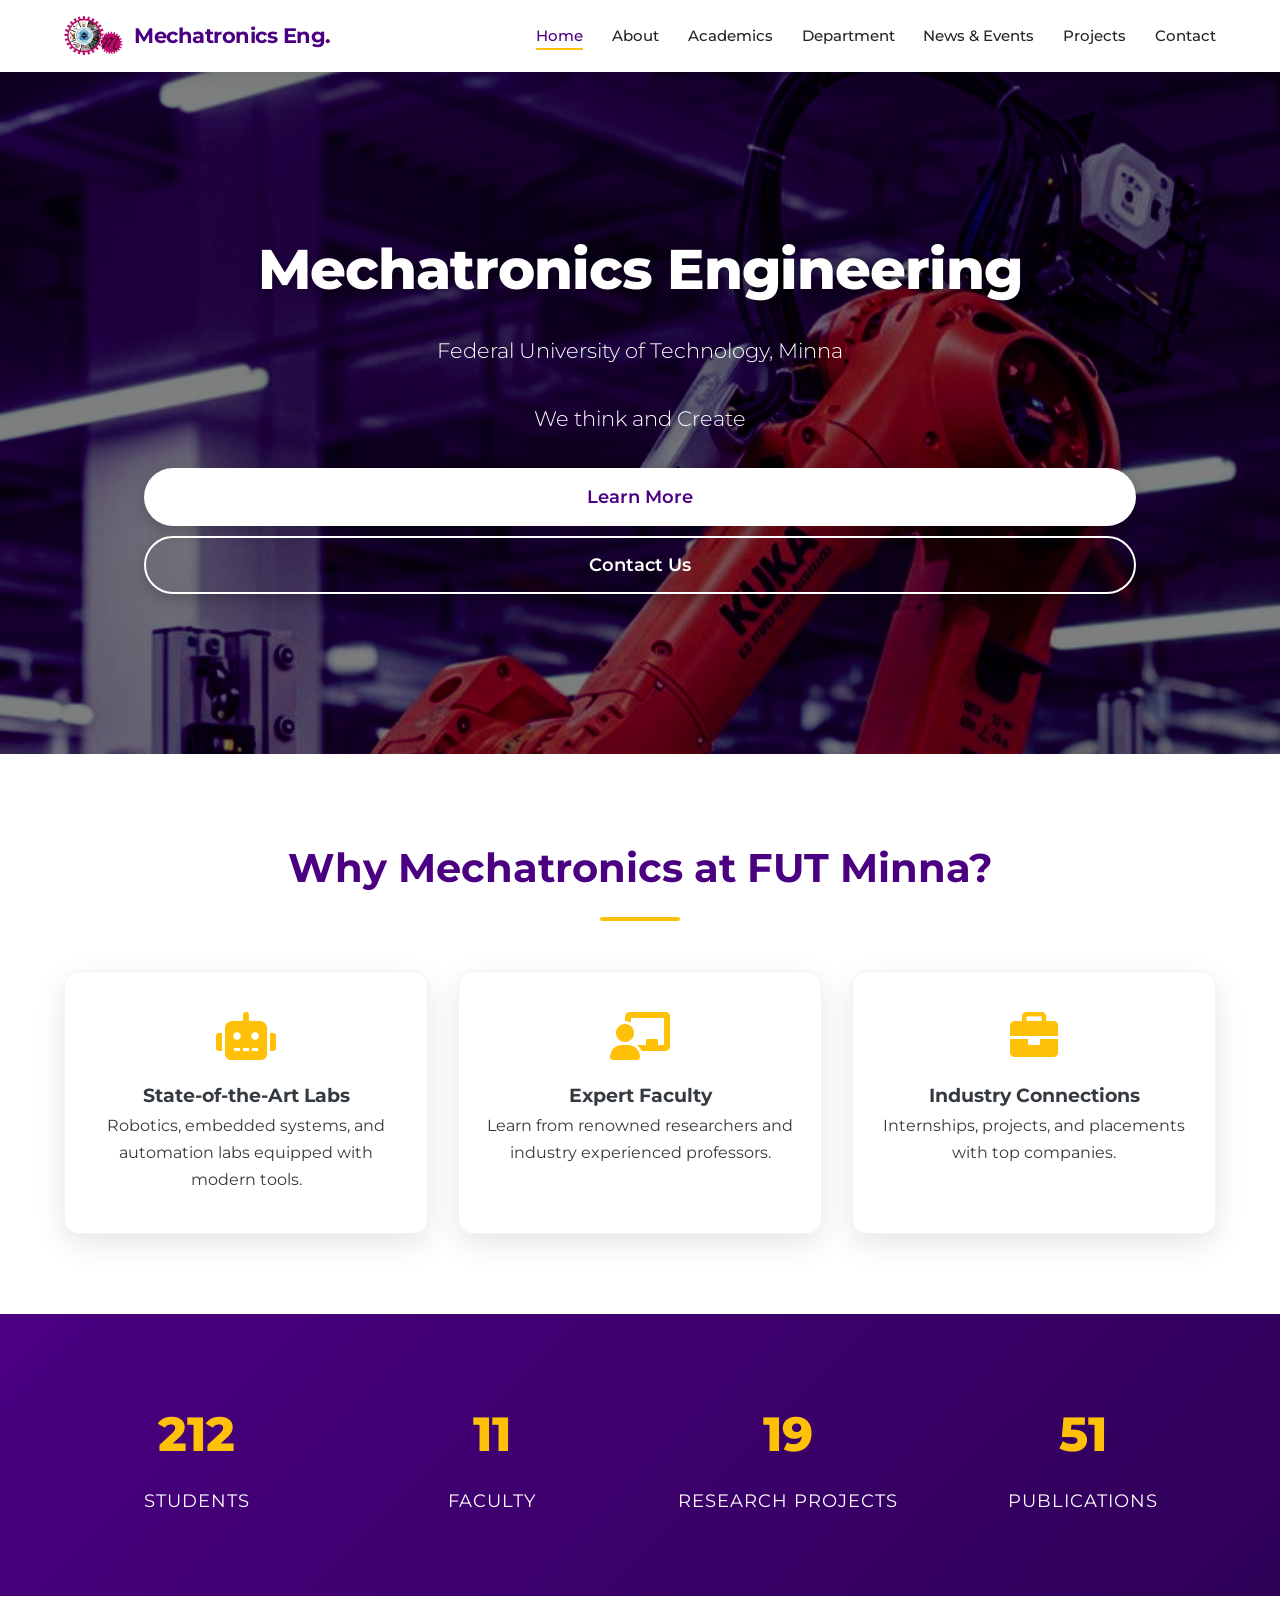
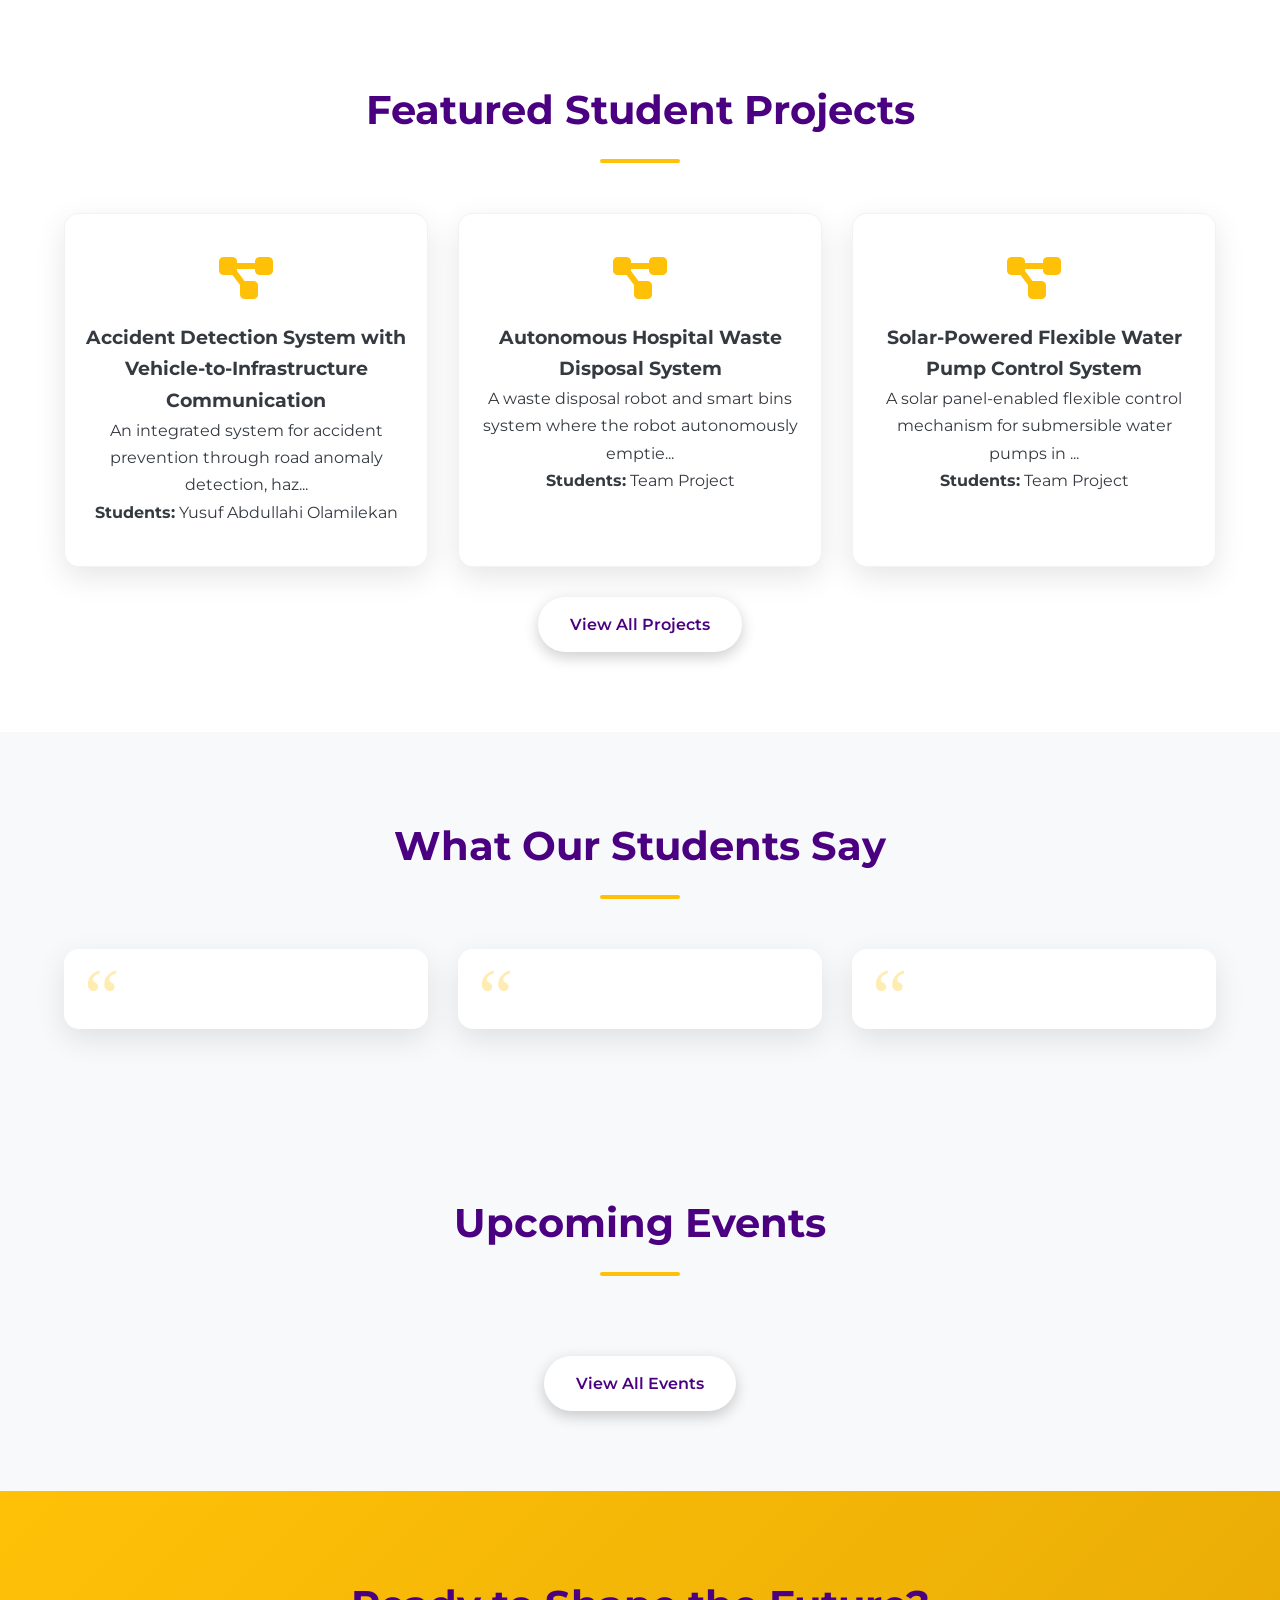
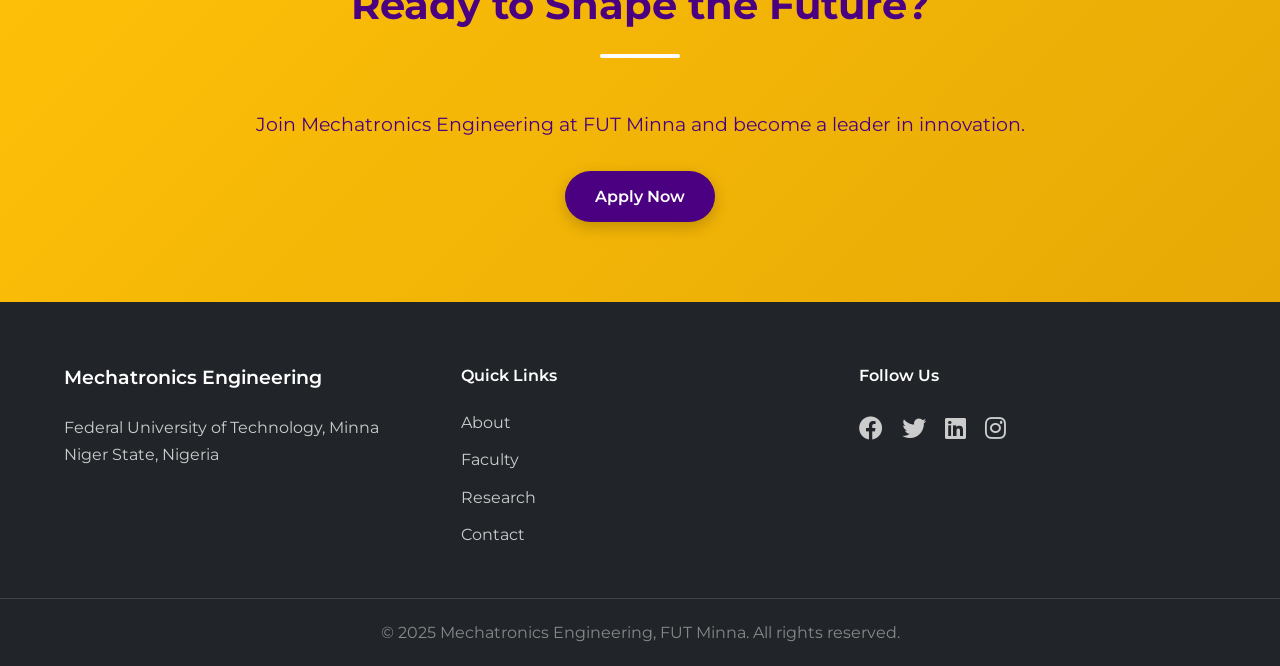
<file: index.html>
<!DOCTYPE html>
<html lang="en">
<head>
    <meta charset="UTF-8">
    <meta name="viewport" content="width=device-width, initial-scale=1.0">
    <title>Home - Mechatronics Engineering, FUT Minna</title>
    <!-- Favicon -->
    <link rel="icon" type="image/x-icon" href="favicon.ico">
    <link rel="icon" type="image/png" sizes="32x32" href="favicon-32x32.png">
    <link rel="icon" type="image/png" sizes="16x16" href="favicon-16x16.png">
    <!-- AOS CSS -->
    <link href="https://unpkg.com/aos@2.3.1/dist/aos.css" rel="stylesheet">
    <!-- Font Awesome -->
    <link rel="stylesheet" href="https://cdnjs.cloudflare.com/ajax/libs/font-awesome/6.0.0-beta3/css/all.min.css">
    <!-- Custom CSS -->
    <link rel="stylesheet" href="css/style.css">
</head>
<body>
    <!-- Navigation -->
    <nav class="navbar">
        <div class="container nav-container">
            <a href="index.html" class="logo">
                <img src="Mechatronics gear logo.png" alt="Mechatronics Logo">
                <span>Mechatronics Eng.</span>
            </a>
            <ul class="nav-menu" id="nav-menu">
                <li><a href="index.html" class="active">Home</a></li>
                <li><a href="about.html" >About</a></li>
                <li><a href="academics.html" >Academics</a></li>
                <li><a href="faculty.html" >Department</a></li>
                <!--<li><a href="research.html">Research</a></li>-->
                <li><a href="news-events.html" >News & Events</a></li>
                <!--<li><a href="student-resources.html">Student Resources</a></li>-->
                <li><a href="projects.html">Projects</a></li>
                <!--<li><a href="alumni.html">Alumni</a></li>-->
                <li><a href="contact.html" >Contact</a></li>
            </ul>
            <div class="hamburger" id="hamburger">
                <span class="bar"></span>
                <span class="bar"></span>
                <span class="bar"></span>
            </div>
        </div>
    </nav>

    <!-- Hero Section -->
    <header class="hero">
        <div class="hero-content">
            <h1>Mechatronics Engineering</h1>
            <p>Federal University of Technology, Minna</p>
            <p>We think and Create</p>
            <a href="about.html" class="btn">Learn More</a>
            <a href="contact.html" class="btn btn-outline">Contact Us</a>
        </div>
    </header>

    <!-- Highlights Section -->
    <section class="highlights">
        <div class="container">
            <h2 data-aos="fade-up">Why Mechatronics at FUT Minna?</h2>
            <div class="card-grid">
                <div class="card" data-aos="fade-up" data-aos-delay="100">
                    <i class="fas fa-robot fa-3x" style="color: var(--secondary);"></i>
                    <h3>State-of-the-Art Labs</h3>
                    <p>Robotics, embedded systems, and automation labs equipped with modern tools.</p>
                </div>
                <div class="card" data-aos="fade-up" data-aos-delay="200">
                    <i class="fas fa-chalkboard-teacher fa-3x" style="color: var(--secondary);"></i>
                    <h3>Expert Faculty</h3>
                    <p>Learn from renowned researchers and industry experienced professors.</p>
                </div>
                <div class="card" data-aos="fade-up" data-aos-delay="300">
                    <i class="fas fa-briefcase fa-3x" style="color: var(--secondary);"></i>
                    <h3>Industry Connections</h3>
                    <p>Internships, projects, and placements with top companies.</p>
                </div>
            </div>
        </div>
    </section>

    <!-- Stats Section (New) -->
    <section class="stats-section">
        <div class="container">
            <div class="stats-grid">
                <div class="stat-item" data-aos="zoom-in">
                    <div class="stat-number" id="statStudents">0</div>
                    <div class="stat-label">Students</div>
                </div>
                <div class="stat-item" data-aos="zoom-in" data-aos-delay="100">
                    <div class="stat-number" id="statFaculty">0</div>
                    <div class="stat-label">Faculty</div>
                </div>
                <div class="stat-item" data-aos="zoom-in" data-aos-delay="200">
                    <div class="stat-number" id="statProjects">0</div>
                    <div class="stat-label">Research Projects</div>
                </div>
                <div class="stat-item" data-aos="zoom-in" data-aos-delay="300">
                    <div class="stat-number" id="statPublications">0</div>
                    <div class="stat-label">Publications</div>
                </div>
            </div>
        </div>
    </section>

    <!-- Featured Projects (New) -->
    <section class="featured-projects">
        <div class="container">
            <h2 data-aos="fade-up">Featured Student Projects</h2>
            <div id="featured-projects-grid" class="card-grid">
                <!-- Populated by JavaScript -->
            </div>
            <div style="text-align: center; margin-top: 30px;" data-aos="fade-up">
                <a href="projects.html" class="btn">View All Projects</a>
            </div>
        </div>
    </section>

    <!-- Testimonials (New) -->
    <section class="testimonials-section">
        <div class="container">
            <h2 data-aos="fade-up">What Our Students Say</h2>
            <div class="testimonial-grid">
                <div class="testimonial-card" data-aos="fade-up" data-aos-delay="100">
                    <div class="testimonial-content">
                        
                    </div>
                    <div class="testimonial-author"> </div>
                    <div class="testimonial-role">  </div>
                </div>
                <div class="testimonial-card" data-aos="fade-up" data-aos-delay="200">
                    <div class="testimonial-content">
                        
                    </div>
                    <div class="testimonial-author"> </div>
                    <div class="testimonial-role"></div>
                </div>
                <div class="testimonial-card" data-aos="fade-up" data-aos-delay="300">
                    <div class="testimonial-content">
                        
                    </div>
                    <div class="testimonial-author"> </div>
                    <div class="testimonial-role"> </div>
                </div>
            </div>
        </div>
    </section>

    <!-- Upcoming Events -->
    <section class="events-preview">
        <div class="container">
            <h2 data-aos="fade-up">Upcoming Events</h2>
            <div id="upcoming-events-list" class="event-list" data-aos="fade-up">
                <!-- Populated by JavaScript -->
            </div>
            <div style="text-align: center;" data-aos="fade-up">
                <a href="news-events.html" class="btn">View All Events</a>
            </div>
        </div>
    </section>

    <!-- Call to Action (New) -->
    <section class="cta-section">
        <div class="container">
            <h2 data-aos="fade-up">Ready to Shape the Future?</h2>
            <p data-aos="fade-up" data-aos-delay="100" style="font-size: 1.2rem; margin-bottom: 30px;">Join Mechatronics Engineering at FUT Minna and become a leader in innovation.</p>
            <a href="contact.html" class="btn" data-aos="fade-up" data-aos-delay="200">Apply Now</a>
        </div>
    </section>

    <!-- Footer -->
    <footer>
        <div class="container footer-grid">
            <div>
                <h3>Mechatronics Engineering</h3>
                <p>Federal University of Technology, Minna<br>Niger State, Nigeria</p>
            </div>
            <div>
                <h4>Quick Links</h4>
                <ul>
                    <li><a href="about.html">About</a></li>
                    <li><a href="faculty.html">Faculty</a></li>
                    <li><a href="research.html">Research</a></li>
                    <li><a href="contact.html">Contact</a></li>
                </ul>
            </div>
            <div>
                <h4>Follow Us</h4>
                <div class="social-icons">
                    <a href="https://www.facebook.com/profile.php?id=61582289944293"><i class="fab fa-facebook"></i></a>
                    <a href="https://x.com/namtesfutminna?s=21"><i class="fab fa-twitter"></i></a>
                    <a href="https://www.linkedin.com/company/namtes-fut-minna-chapter/"><i class="fab fa-linkedin"></i></a>
                    <a href="https://www.instagram.com/futmx.mce?igsh=MXJteGJxa3V1cXNjdA%3D%3D&utm_source=q"><i class="fab fa-instagram"></i></a>
                </div>
            </div>
        </div>
        <div class="copyright">
            <p>&copy; 2025 Mechatronics Engineering, FUT Minna. All rights reserved.</p>
        </div>
    </footer>

    <!-- Back to Top Button -->
    <button id="back-to-top" title="Back to Top"><i class="fas fa-arrow-up"></i></button>

    <!-- AOS JS -->
    <script src="https://unpkg.com/aos@2.3.1/dist/aos.js"></script>
    <!-- Custom JS -->
    <script src="js/script.js"></script>
</body>
</html>
</file>
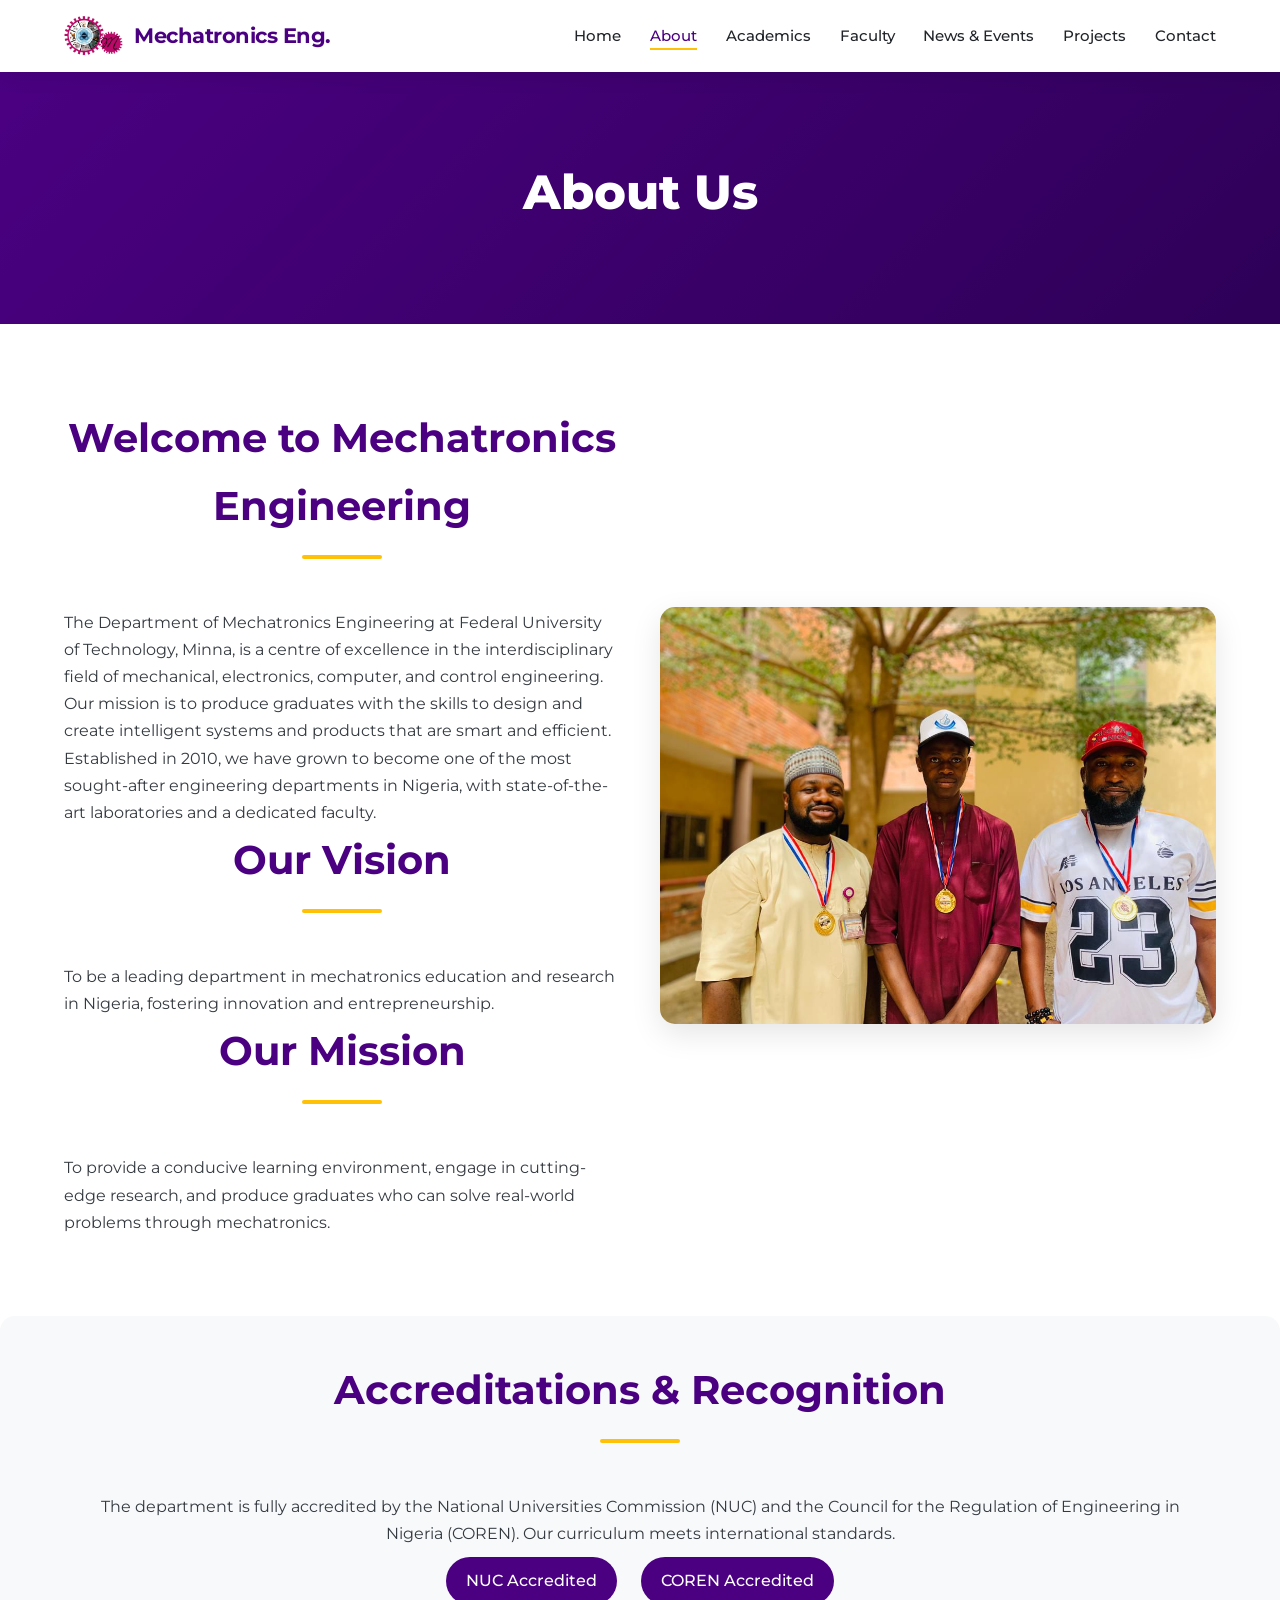
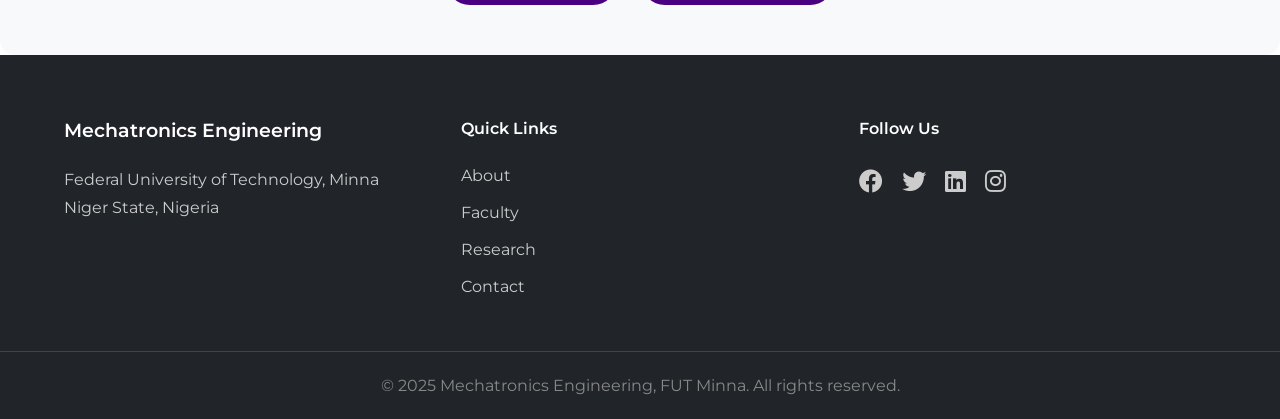
<file: about.html>
<!DOCTYPE html>
<html lang="en">
<head>
    <meta charset="UTF-8">
    <meta name="viewport" content="width=device-width, initial-scale=1.0">
    <title>About - Mechatronics Engineering, FUT Minna</title>
    <!-- Favicon -->
    <link rel="icon" type="image/x-icon" href="favicon.ico">
    <link rel="icon" type="image/png" sizes="32x32" href="favicon-32x32.png">
    <link rel="icon" type="image/png" sizes="16x16" href="favicon-16x16.png">
    <!-- AOS CSS -->
    <link href="https://unpkg.com/aos@2.3.1/dist/aos.css" rel="stylesheet">
    <!-- Font Awesome -->
    <link rel="stylesheet" href="https://cdnjs.cloudflare.com/ajax/libs/font-awesome/6.0.0-beta3/css/all.min.css">
    <!-- Custom CSS -->
    <link rel="stylesheet" href="css/style.css">
</head>
<body>
    <!-- Navigation -->
    <nav class="navbar">
        <div class="container nav-container">
            <a href="index.html" class="logo">
                <img src="Mechatronics gear logo.png" alt="Mechatronics Logo">
                <span>Mechatronics Eng.</span>
            </a>
            <ul class="nav-menu" id="nav-menu">
                <li><a href="index.html" >Home</a></li>
                <li><a href="about.html" class="active">About</a></li>
                <li><a href="academics.html">Academics</a></li>
                <li><a href="faculty.html">Faculty</a></li>
                <!--<li><a href="research.html">Research</a></li>-->
                <li><a href="news-events.html">News & Events</a></li>
                <!--<li><a href="student-resources.html">Student Resources</a></li>-->
                <li><a href="projects.html">Projects</a></li>
                <!--<li><a href="alumni.html">Alumni</a></li>-->
                <li><a href="contact.html">Contact</a></li>
            </ul>
            <div class="hamburger" id="hamburger">
                <span class="bar"></span>
                <span class="bar"></span>
                <span class="bar"></span>
            </div>
        </div>
    </nav>

    <!-- Page Header -->
    <section class="page-header">
        <div class="container">
            <h1 data-aos="fade-up">About Us</h1>
        </div>
    </section>

    <!-- About Content -->
    <section class="about-content">
        <div class="container">
            <div class="about-grid">
                <div data-aos="fade-right">
                    <h2>Welcome to Mechatronics Engineering</h2>
                    <p>The Department of Mechatronics Engineering at Federal University of Technology, Minna, is a centre of excellence in the interdisciplinary field of mechanical, electronics, computer, and control engineering. Our mission is to produce graduates with the skills to design and create intelligent systems and products that are smart and efficient.</p>
                    <p>Established in 2010, we have grown to become one of the most sought-after engineering departments in Nigeria, with state-of-the-art laboratories and a dedicated faculty.</p>
                    <h2>Our Vision</h2>
                    <p>To be a leading department in mechatronics education and research in Nigeria, fostering innovation and entrepreneurship.</p>
                    <h2>Our Mission</h2>
                    <p>To provide a conducive learning environment, engage in cutting-edge research, and produce graduates who can solve real-world problems through mechatronics.</p>
                </div>
                <div data-aos="fade-left">
                    <img src="images/WhatsApp Image 2026-03-27 at 16.09.15 (1).jpeg" alt="Our Team" style="width:100%; border-radius:15px; box-shadow: var(--shadow);">
                </div>
            </div>
        </div>
    </section>

    <!-- Accreditation Section -->
    <section class="accreditation">
        <div class="container">
            <h2 data-aos="fade-up">Accreditations & Recognition</h2>
            <p data-aos="fade-up" data-aos-delay="100">The department is fully accredited by the National Universities Commission (NUC) and the Council for the Regulation of Engineering in Nigeria (COREN). Our curriculum meets international standards.</p>
            <div class="accred-badges" data-aos="fade-up" data-aos-delay="200">
                <span>NUC Accredited</span>
                <span>COREN Accredited</span>
            </div>
        </div>
    </section>

    <!-- Footer -->
    <footer>
        <div class="container footer-grid">
            <div>
                <h3>Mechatronics Engineering</h3>
                <p>Federal University of Technology, Minna<br>Niger State, Nigeria</p>
            </div>
            <div>
                <h4>Quick Links</h4>
                <ul>
                    <li><a href="about.html">About</a></li>
                    <li><a href="faculty.html">Faculty</a></li>
                    <li><a href="research.html">Research</a></li>
                    <li><a href="contact.html">Contact</a></li>
                </ul>
            </div>
            <div>
                <h4>Follow Us</h4>
                <div class="social-icons">
                    <a href="https://www.facebook.com/profile.php?id=61582289944293"><i class="fab fa-facebook"></i></a>
                    <a href="https://x.com/namtesfutminna?s=21"><i class="fab fa-twitter"></i></a>
                    <a href="https://www.linkedin.com/company/namtes-fut-minna-chapter/"><i class="fab fa-linkedin"></i></a>
                    <a href="https://www.instagram.com/futmx.mce?igsh=MXJteGJxa3V1cXNjdA%3D%3D&utm_source=q"><i class="fab fa-instagram"></i></a>
                </div>
            </div>
        </div>
        <div class="copyright">
            <p>&copy; 2025 Mechatronics Engineering, FUT Minna. All rights reserved.</p>
        </div>
    </footer>

    <!-- Back to Top Button -->
    <button id="back-to-top" title="Back to Top"><i class="fas fa-arrow-up"></i></button>

    <!-- AOS JS -->
    <script src="https://unpkg.com/aos@2.3.1/dist/aos.js"></script>
    <!-- Custom JS -->
    <script src="js/script.js"></script>
</body>
</html>
</file>
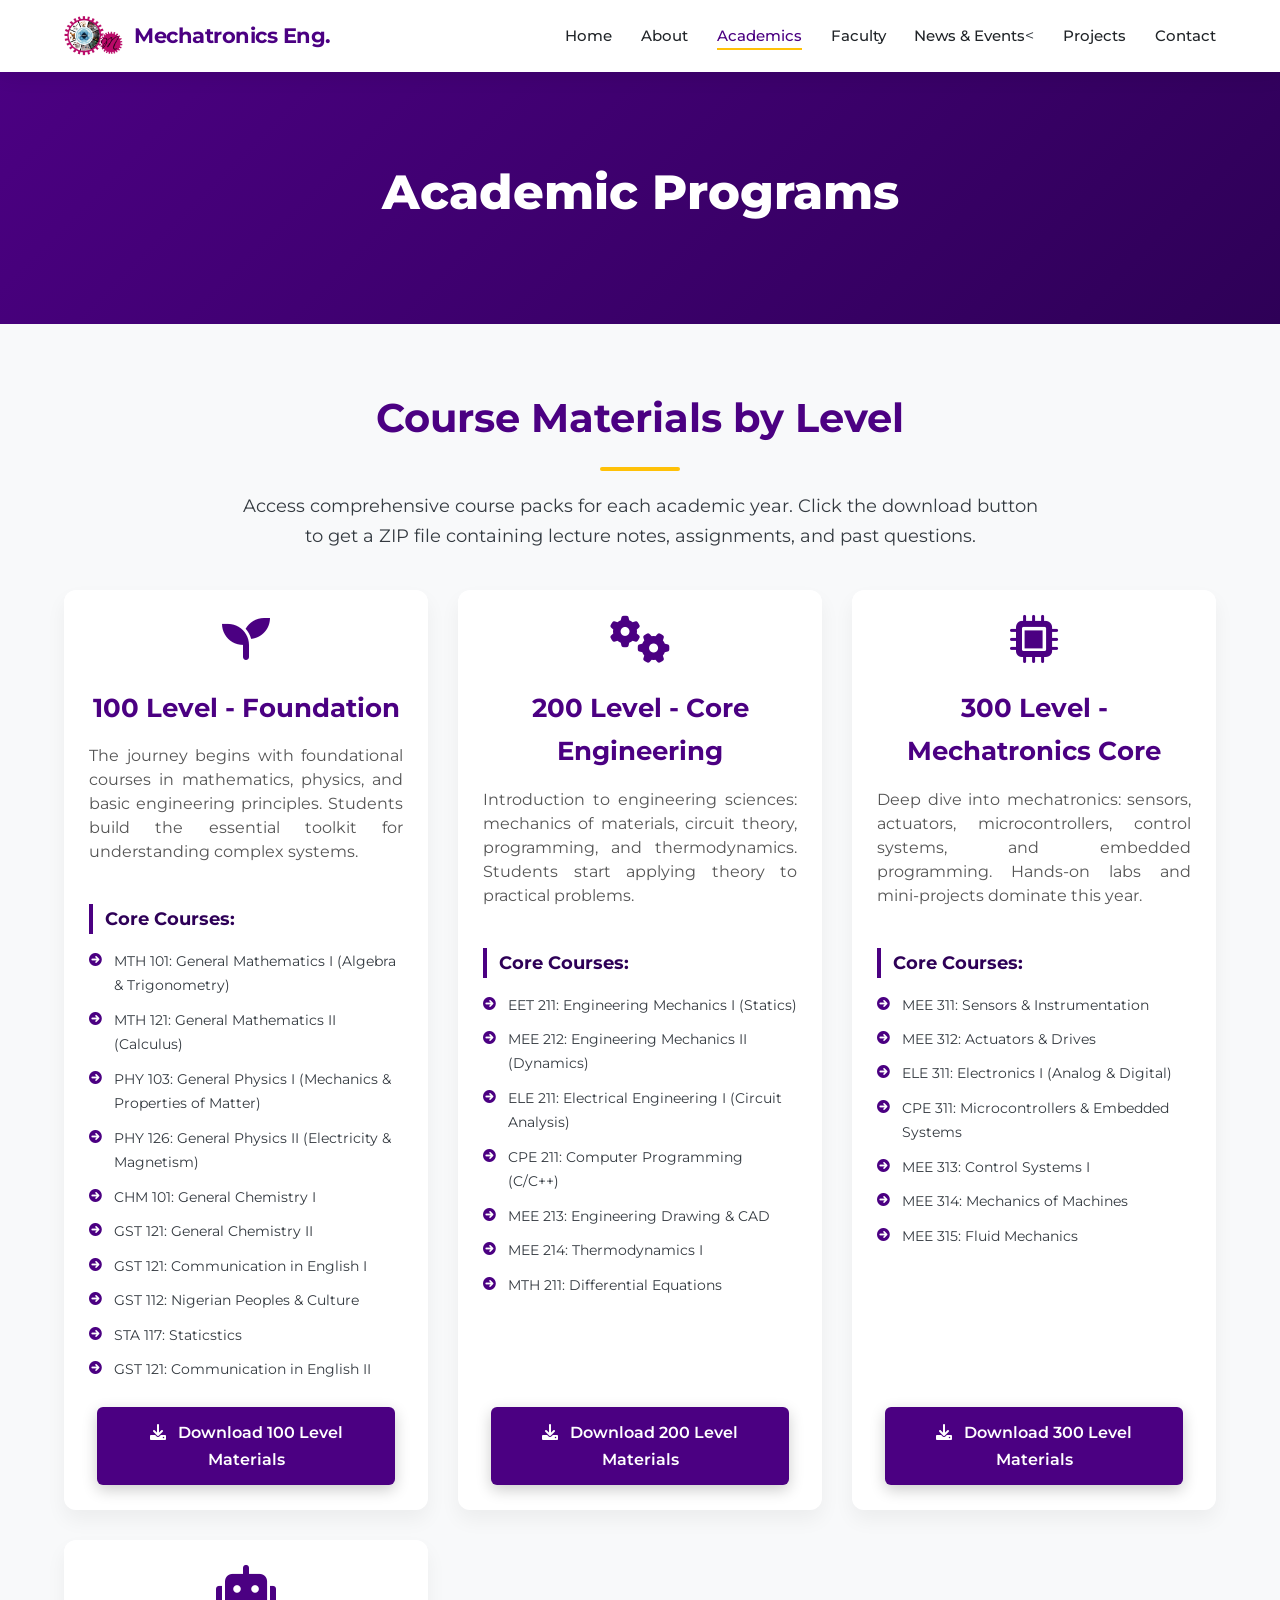
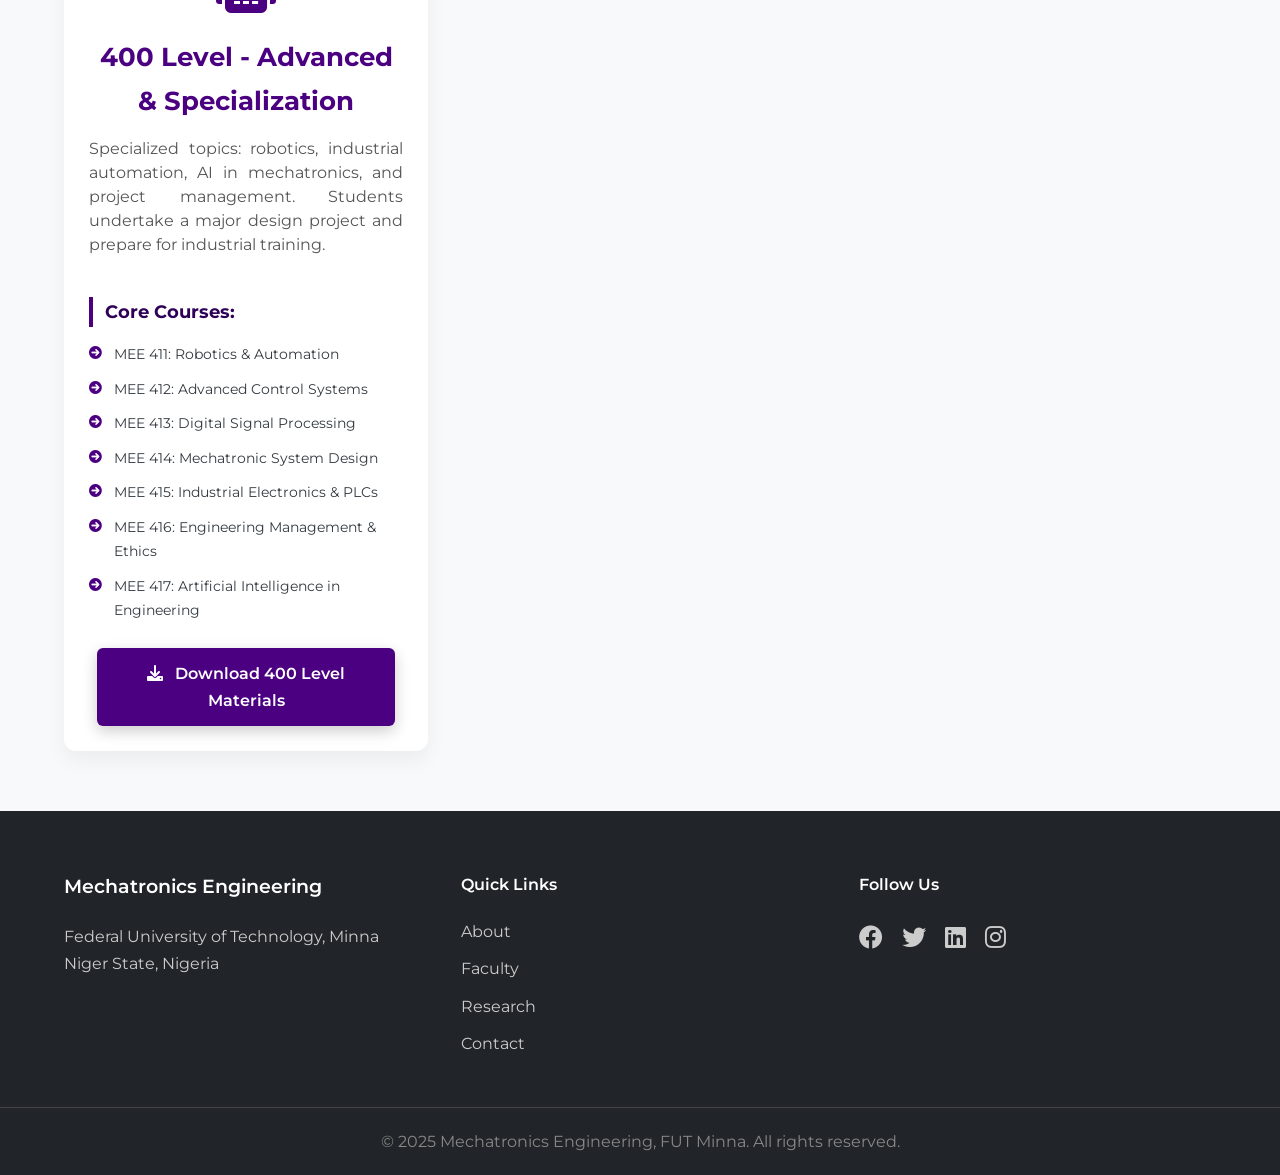
<file: academics.html>
<!DOCTYPE html>
<html lang="en">
<head>
    <meta charset="UTF-8">
    <meta name="viewport" content="width=device-width, initial-scale=1.0">
    <title>Academics - Mechatronics Engineering, FUT Minna</title>
    <!-- Favicon -->
    <link rel="icon" type="image/x-icon" href="favicon.ico">
    <link rel="icon" type="image/png" sizes="32x32" href="favicon-32x32.png">
    <link rel="icon" type="image/png" sizes="16x16" href="favicon-16x16.png">
    <!-- AOS CSS -->
    <link href="https://unpkg.com/aos@2.3.1/dist/aos.css" rel="stylesheet">
    <!-- Font Awesome -->
    <link rel="stylesheet" href="https://cdnjs.cloudflare.com/ajax/libs/font-awesome/6.0.0-beta3/css/all.min.css">
    <!-- Custom CSS -->
    <link rel="stylesheet" href="css/style.css">
</head>
<body>
    <!-- Navigation -->
    <nav class="navbar">
        <div class="container nav-container">
            <a href="index.html" class="logo">
                <img src="Mechatronics gear logo.png" alt="Mechatronics Logo">
                <span>Mechatronics Eng.</span>
            </a>
            <ul class="nav-menu" id="nav-menu">
                <li><a href="index.html">Home</a></li>
                <li><a href="about.html">About</a></li>
                <li><a href="academics.html" class="active">Academics</a></li>
                <li><a href="faculty.html">Faculty</a></li>
                <!--<li><a href="research.html">Research</a></li>-->
                <li><a href="news-events.html">News & Events</a></li>
                <!--<li><a href="student-resources.html">Student Resources</a></li>-->
                <<li><a href="projects.html">Projects</a></li>
                <!--<li><a href="alumni.html">Alumni</a></li>-->
                <li><a href="contact.html">Contact</a></li>
            </ul>
            <div class="hamburger" id="hamburger">
                <span class="bar"></span>
                <span class="bar"></span>
                <span class="bar"></span>
            </div>
        </div>
    </nav>

    <!-- Page Header -->
    <section class="page-header">
        <div class="container">
            <h1 data-aos="fade-up">Academic Programs</h1>
        </div>
    </section>

    <!-- Course Materials by Level Section -->
    <section class="course-levels">
        <div class="container">
            <h2 data-aos="fade-up">Course Materials by Level</h2>
            <p data-aos="fade-up" class="section-intro">Access comprehensive course packs for each academic year. Click the download button to get a ZIP file containing lecture notes, assignments, and past questions.</p>
            
            <div class="level-grid">
                <!-- 100 Level -->
                <div class="level-card" data-aos="fade-up">
                    <div class="level-icon"><i class="fas fa-seedling fa-3x"></i></div>
                    <h3>100 Level - Foundation</h3>
                    <p class="level-desc">The journey begins with foundational courses in mathematics, physics, and basic engineering principles. Students build the essential toolkit for understanding complex systems.</p>
                    <div class="course-list">
                        <h4>Core Courses:</h4>
                        <ul>
                            <li>MTH 101: General Mathematics I (Algebra & Trigonometry)</li>
                            <li>MTH 121: General Mathematics II (Calculus)</li>
                            <li>PHY 103: General Physics I (Mechanics & Properties of Matter)</li>
                            <li>PHY 126: General Physics II (Electricity & Magnetism)</li>
                            <li>CHM 101: General Chemistry I</li>
                            <li>GST 121: General Chemistry II</li>
                            <li>GST 121: Communication in English I</li>
                            <li>GST 112: Nigerian Peoples & Culture</li>
                            <li>STA 117: Staticstics</li>
                            <li>GST 121: Communication in English II</li>
                        </ul>
                    </div>
                    <a href="https://drive.google.com/uc?export=download&id=1ayF6y24mmj9dNRHfrH9XSw3jftqEFR_a" class="btn download-btn" download><i class="fas fa-download"></i> Download 100 Level Materials</a>
                </div>

                <!-- 200 Level -->
                <div class="level-card" data-aos="fade-up" data-aos-delay="100">
                    <div class="level-icon"><i class="fas fa-cogs fa-3x"></i></div>
                    <h3>200 Level - Core Engineering</h3>
                    <p class="level-desc">Introduction to engineering sciences: mechanics of materials, circuit theory, programming, and thermodynamics. Students start applying theory to practical problems.</p>
                    <div class="course-list">
                        <h4>Core Courses:</h4>
                        <ul>
                            <li>EET 211: Engineering Mechanics I (Statics)</li>
                            <li>MEE 212: Engineering Mechanics II (Dynamics)</li>
                            <li>ELE 211: Electrical Engineering I (Circuit Analysis)</li>
                            <li>CPE 211: Computer Programming (C/C++)</li>
                            <li>MEE 213: Engineering Drawing & CAD</li>
                            <li>MEE 214: Thermodynamics I</li>
                            <li>MTH 211: Differential Equations</li>
                        </ul>
                    </div>
                    <a href="https://drive.google.com/uc?export=download&id=1HHJVD9h0KCMr-_ChZ0NOpCT3cdsjBU4W" class="btn download-btn" download><i class="fas fa-download"></i> Download 200 Level Materials</a>
                </div>

                <!-- 300 Level -->
                <div class="level-card" data-aos="fade-up" data-aos-delay="200">
                    <div class="level-icon"><i class="fas fa-microchip fa-3x"></i></div>
                    <h3>300 Level - Mechatronics Core</h3>
                    <p class="level-desc">Deep dive into mechatronics: sensors, actuators, microcontrollers, control systems, and embedded programming. Hands-on labs and mini-projects dominate this year.</p>
                    <div class="course-list">
                        <h4>Core Courses:</h4>
                        <ul>
                            <li>MEE 311: Sensors & Instrumentation</li>
                            <li>MEE 312: Actuators & Drives</li>
                            <li>ELE 311: Electronics I (Analog & Digital)</li>
                            <li>CPE 311: Microcontrollers & Embedded Systems</li>
                            <li>MEE 313: Control Systems I</li>
                            <li>MEE 314: Mechanics of Machines</li>
                            <li>MEE 315: Fluid Mechanics</li>
                        </ul>
                    </div>
                    <a href="https://drive.google.com/uc?export=download&id=1YEX47M5azfKASyDndMXyrHbl-sbf08ug" class="btn download-btn" download><i class="fas fa-download"></i> Download 300 Level Materials</a>
                </div>

                <!-- 400 Level -->
                <div class="level-card" data-aos="fade-up" data-aos-delay="300">
                    <div class="level-icon"><i class="fas fa-robot fa-3x"></i></div>
                    <h3>400 Level - Advanced & Specialization</h3>
                    <p class="level-desc">Specialized topics: robotics, industrial automation, AI in mechatronics, and project management. Students undertake a major design project and prepare for industrial training.</p>
                    <div class="course-list">
                        <h4>Core Courses:</h4>
                        <ul>
                            <li>MEE 411: Robotics & Automation</li>
                            <li>MEE 412: Advanced Control Systems</li>
                            <li>MEE 413: Digital Signal Processing</li>
                            <li>MEE 414: Mechatronic System Design</li>
                            <li>MEE 415: Industrial Electronics & PLCs</li>
                            <li>MEE 416: Engineering Management & Ethics</li>
                            <li>MEE 417: Artificial Intelligence in Engineering</li>
                        </ul>
                    </div>
                    <a href="https://drive.google.com/uc?export=download&id=1aYTUOxMVV38CtDBd8NktqGxvDM7r5C86" class="btn download-btn" download><i class="fas fa-download"></i> Download 400 Level Materials</a>
                </div>
            </div>
        </div>
    </section>

    <!-- Footer -->
    <footer>
        <div class="container footer-grid">
            <div>
                <h3>Mechatronics Engineering</h3>
                <p>Federal University of Technology, Minna<br>Niger State, Nigeria</p>
            </div>
            <div>
                <h4>Quick Links</h4>
                <ul>
                    <li><a href="about.html">About</a></li>
                    <li><a href="faculty.html">Faculty</a></li>
                    <li><a href="research.html">Research</a></li>
                    <li><a href="contact.html">Contact</a></li>
                </ul>
            </div>
            <div>
                <h4>Follow Us</h4>
                <div class="social-icons">
                    <a href="https://www.facebook.com/profile.php?id=61582289944293"><i class="fab fa-facebook"></i></a>
                    <a href="https://x.com/namtesfutminna?s=21"><i class="fab fa-twitter"></i></a>
                    <a href="https://www.linkedin.com/company/namtes-fut-minna-chapter/"><i class="fab fa-linkedin"></i></a>
                    <a href="https://www.instagram.com/futmx.mce?igsh=MXJteGJxa3V1cXNjdA%3D%3D&utm_source=q"><i class="fab fa-instagram"></i></a>
                </div>
            </div>
        </div>
        <div class="copyright">
            <p>&copy; 2025 Mechatronics Engineering, FUT Minna. All rights reserved.</p>
        </div>
    </footer>

    <!-- Back to Top Button -->
    <button id="back-to-top" title="Back to Top"><i class="fas fa-arrow-up"></i></button>

    <!-- AOS JS -->
    <script src="https://unpkg.com/aos@2.3.1/dist/aos.js"></script>
    <!-- Custom JS -->
    <script src="js/script.js"></script>
</body>
</html>
</file>
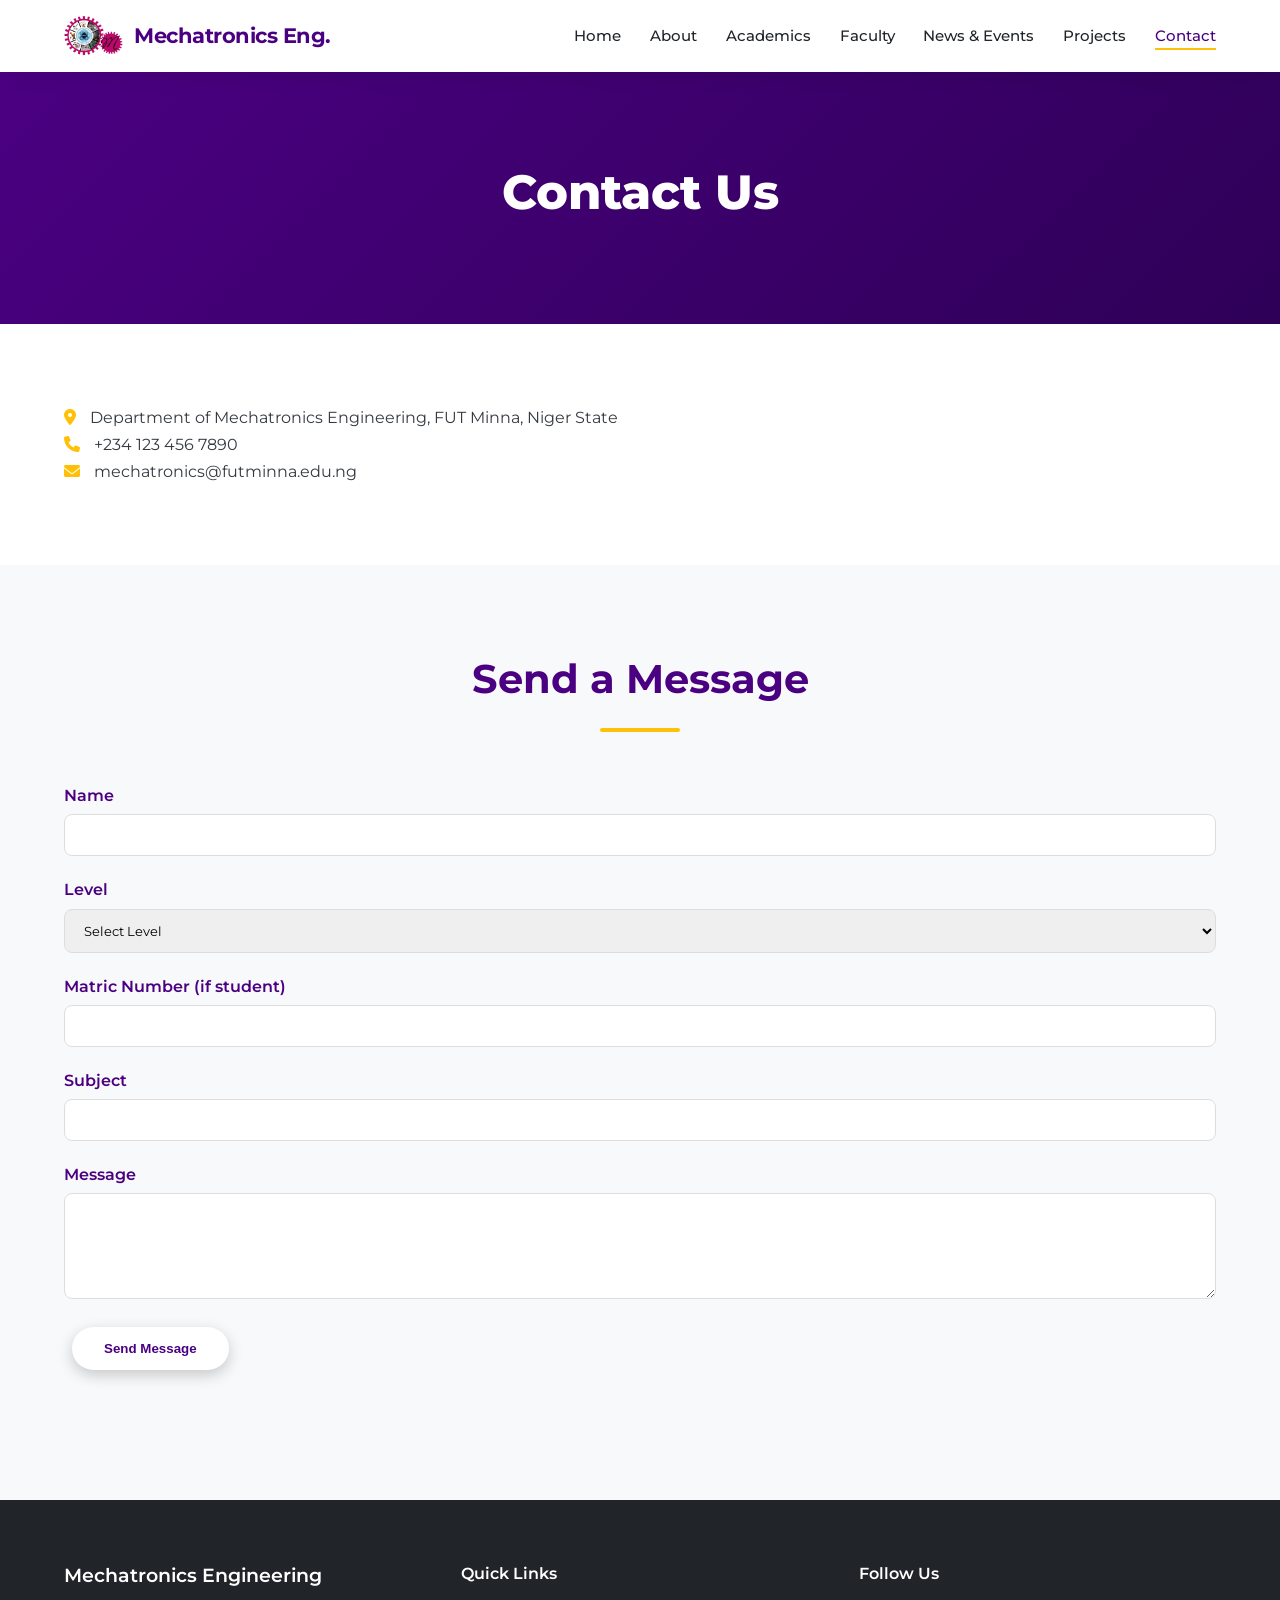
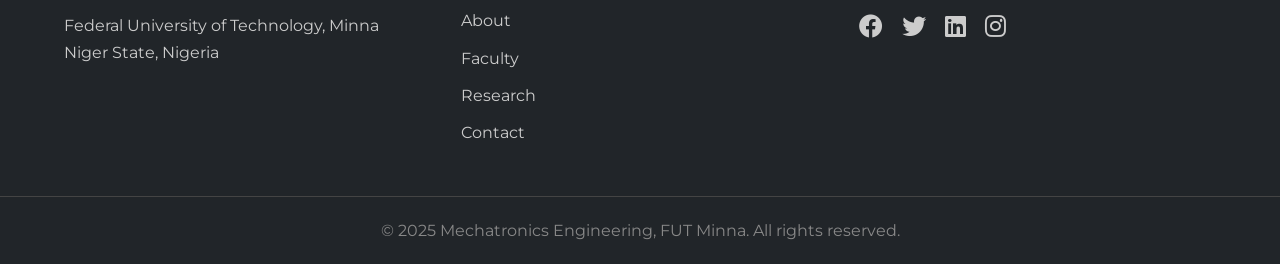
<file: contact.html>
<!DOCTYPE html>
<html lang="en">
<head>
    <meta charset="UTF-8">
    <meta name="viewport" content="width=device-width, initial-scale=1.0">
    <title>Contact - Mechatronics Engineering, FUT Minna</title>
    <!-- Favicon -->
    <link rel="icon" type="image/x-icon" href="favicon.ico">
    <link rel="icon" type="image/png" sizes="32x32" href="favicon-32x32.png">
    <link rel="icon" type="image/png" sizes="16x16" href="favicon-16x16.png">
    <!-- AOS CSS -->
    <link href="https://unpkg.com/aos@2.3.1/dist/aos.css" rel="stylesheet">
    <!-- Font Awesome -->
    <link rel="stylesheet" href="https://cdnjs.cloudflare.com/ajax/libs/font-awesome/6.0.0-beta3/css/all.min.css">
    <!-- Custom CSS -->
    <link rel="stylesheet" href="css/style.css">
</head>
<body>
    <!-- Navigation -->
    <nav class="navbar">
        <div class="container nav-container">
            <a href="index.html" class="logo">
                <img src="Mechatronics gear logo.png" alt="Mechatronics Logo">
                <span>Mechatronics Eng.</span>
            </a>
            <ul class="nav-menu" id="nav-menu">
                <li><a href="index.html">Home</a></li>
                <li><a href="about.html">About</a></li>
                <li><a href="academics.html">Academics</a></li>
                <li><a href="faculty.html">Faculty</a></li>
                <!--<li><a href="research.html">Research</a></li>-->
                <li><a href="news-events.html">News & Events</a></li>
                <!--<li><a href="student-resources.html">Student Resources</a></li>-->
                <li><a href="projects.html">Projects</a></li>
                <!--<li><a href="alumni.html">Alumni</a></li>-->
                <li><a href="contact.html" class="active">Contact</a></li>
            </ul>
            <div class="hamburger" id="hamburger">
                <span class="bar"></span>
                <span class="bar"></span>
                <span class="bar"></span>
            </div>
        </div>
    </nav>

    <!-- Page Header -->
    <section class="page-header">
        <div class="container">
            <h1 data-aos="fade-up">Contact Us</h1>
        </div>
    </section>

    <!-- Contact Information -->
    <section class="contact-info">
        <div class="container">
            <div class="contact-details" data-aos="fade-up">
                <p><i class="fas fa-map-marker-alt" style="color: var(--secondary); margin-right: 10px;"></i> Department of Mechatronics Engineering, FUT Minna, Niger State</p>
                <p><i class="fas fa-phone" style="color: var(--secondary); margin-right: 10px;"></i> +234 123 456 7890</p>
                <p><i class="fas fa-envelope" style="color: var(--secondary); margin-right: 10px;"></i> mechatronics@futminna.edu.ng</p>
            </div>
        </div>
    </section>

    <!-- Contact Form -->
    <section class="contact-form-section">
        <div class="container">
            <h2 data-aos="fade-up">Send a Message</h2>
            <form id="contactForm" data-aos="fade-up" data-aos-delay="100">
                <div class="form-group">
                    <label for="name">Name</label>
                    <input type="text" id="name" name="name" required>
                </div>
                <div class="form-group">
                    <label for="level">Level</label>
                    <select id="level" name="level" required>
                        <option value="">Select Level</option>
                        <option value="100">100 Level</option>
                        <option value="200">200 Level</option>
                        <option value="300">300 Level</option>
                        <option value="400">400 Level</option>
                        <option value="500">500 Level</option>
                        <option value="staff">Staff</option>
                        <option value="other">Other</option>
                    </select>
                </div>
                <div class="form-group">
                    <label for="matric">Matric Number (if student)</label>
                    <input type="text" id="matric" name="matric">
                </div>
                <div class="form-group">
                    <label for="subject">Subject</label>
                    <input type="text" id="subject" name="subject" required>
                </div>
                <div class="form-group">
                    <label for="message">Message</label>
                    <textarea id="message" name="message" rows="5" required></textarea>
                </div>
                <button type="submit" class="btn">Send Message</button>
            </form>
            <div id="form-feedback" data-aos="fade-up"></div>
        </div>
    </section>

    <!-- Footer (same as above) -->
    <footer>
        <div class="container footer-grid">
            <div>
                <h3>Mechatronics Engineering</h3>
                <p>Federal University of Technology, Minna<br>Niger State, Nigeria</p>
            </div>
            <div>
                <h4>Quick Links</h4>
                <ul>
                    <li><a href="about.html">About</a></li>
                    <li><a href="faculty.html">Faculty</a></li>
                    <li><a href="research.html">Research</a></li>
                    <li><a href="contact.html">Contact</a></li>
                </ul>
            </div>
            <div>
                <h4>Follow Us</h4>
                <div class="social-icons">
                    <a href="https://www.facebook.com/profile.php?id=61582289944293"><i class="fab fa-facebook"></i></a>
                    <a href="https://x.com/namtesfutminna?s=21"><i class="fab fa-twitter"></i></a>
                    <a href="https://www.linkedin.com/company/namtes-fut-minna-chapter/"><i class="fab fa-linkedin"></i></a>
                    <a href="https://www.instagram.com/futmx.mce?igsh=MXJteGJxa3V1cXNjdA%3D%3D&utm_source=q"><i class="fab fa-instagram"></i></a>
                </div>
            </div>
        </div>
        <div class="copyright">
            <p>&copy; 2025 Mechatronics Engineering, FUT Minna. All rights reserved.</p>
        </div>
    </footer>

    <!-- Back to Top Button -->
    <button id="back-to-top" title="Back to Top"><i class="fas fa-arrow-up"></i></button>

    <!-- AOS JS -->
    <script src="https://unpkg.com/aos@2.3.1/dist/aos.js"></script>
    <!-- Custom JS -->
    <script src="js/script.js"></script>
</body>
</html>
</file>
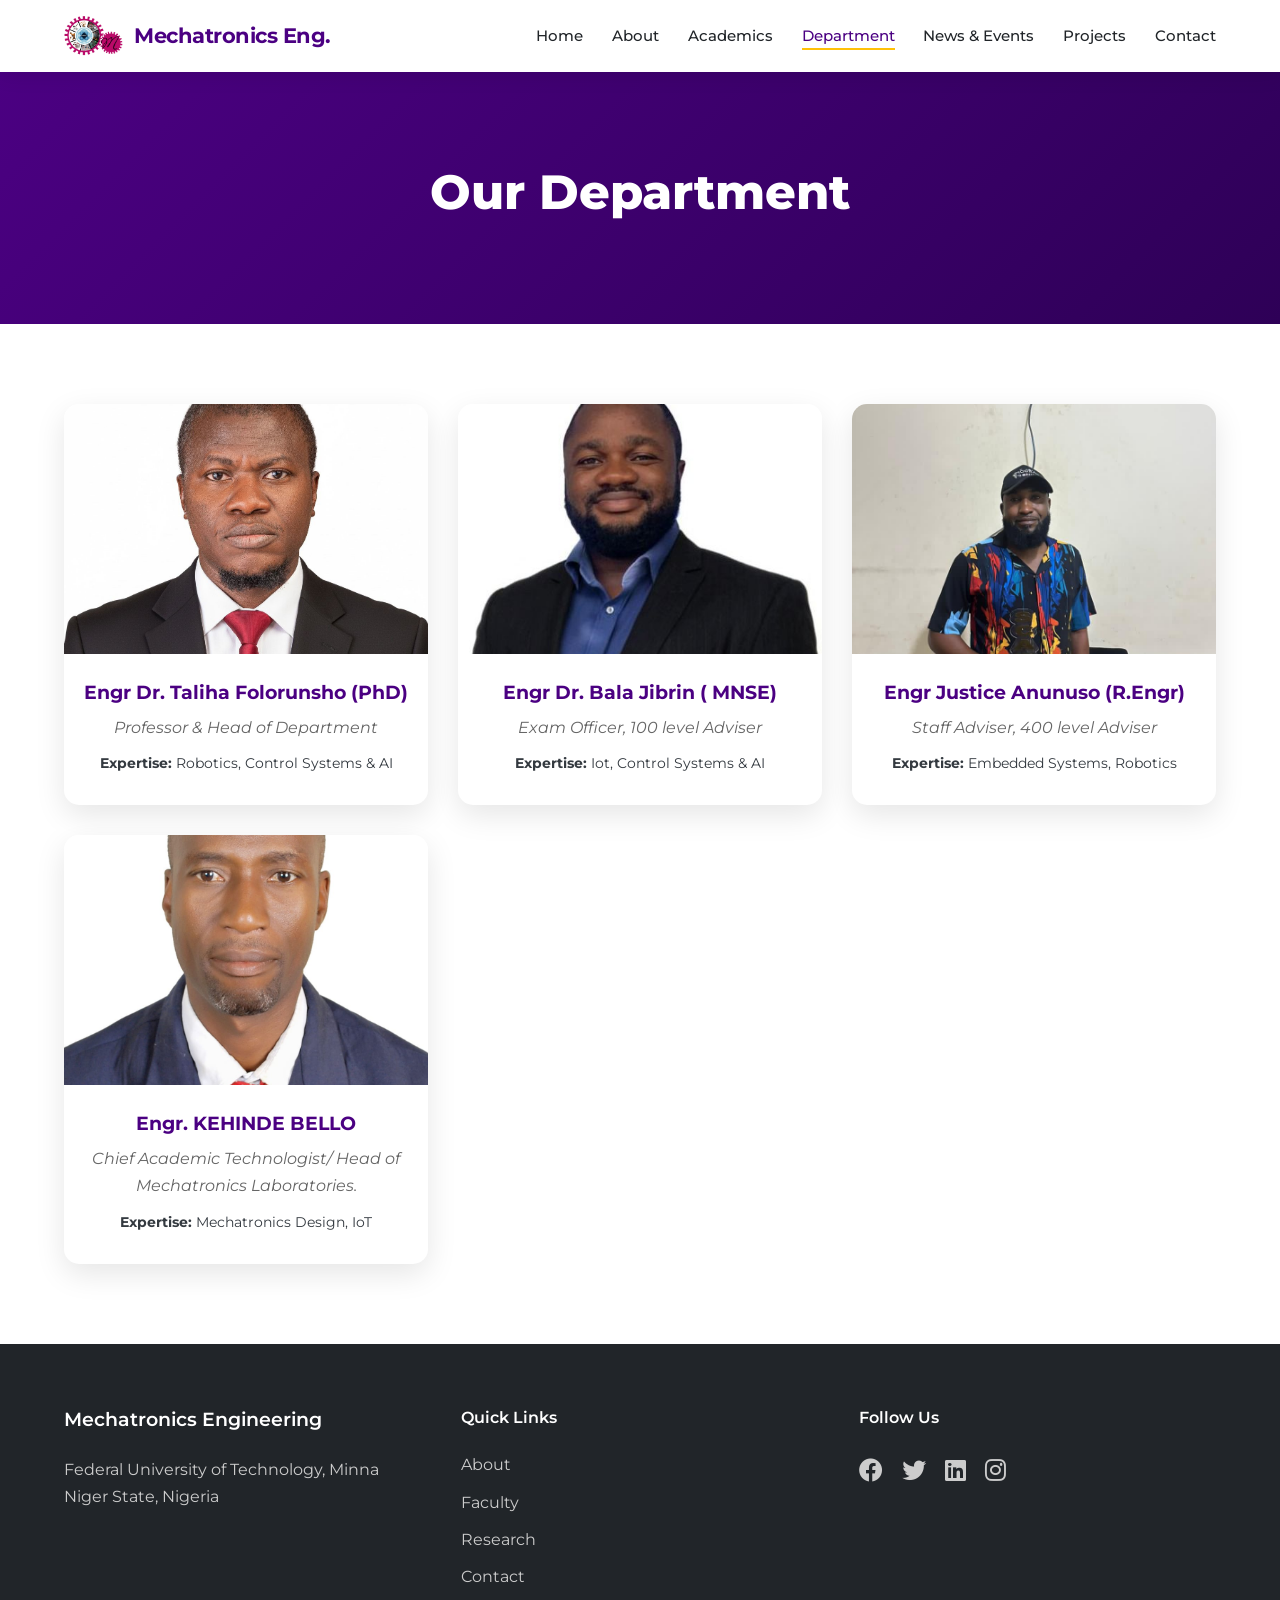
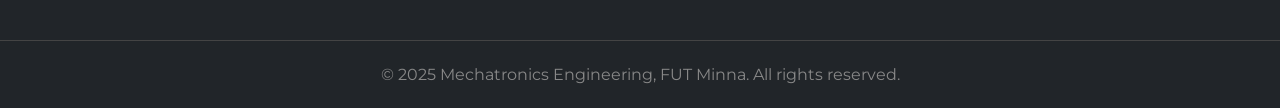
<file: faculty.html>
<!DOCTYPE html>
<html lang="en">
<head>
    <meta charset="UTF-8">
    <meta name="viewport" content="width=device-width, initial-scale=1.0">
    <title>Our Department - Mechatronics Engineering, FUT Minna</title>
    <!-- Favicon -->
    <link rel="icon" type="image/x-icon" href="favicon.ico">
    <link rel="icon" type="image/png" sizes="32x32" href="favicon-32x32.png">
    <link rel="icon" type="image/png" sizes="16x16" href="favicon-16x16.png">
    <!-- AOS CSS -->
    <link href="https://unpkg.com/aos@2.3.1/dist/aos.css" rel="stylesheet">
    <!-- Font Awesome -->
    <link rel="stylesheet" href="https://cdnjs.cloudflare.com/ajax/libs/font-awesome/6.0.0-beta3/css/all.min.css">
    <!-- Custom CSS -->
    <link rel="stylesheet" href="css/style.css">
</head>
<body>
    <!-- Navigation -->
    <nav class="navbar">
        <div class="container nav-container">
            <a href="index.html" class="logo">
                <img src="Mechatronics gear logo.png" alt="Mechatronics Logo">
                <span>Mechatronics Eng.</span>
            </a>
            <ul class="nav-menu" id="nav-menu">
                <li><a href="index.html" >Home</a></li>
                <li><a href="about.html" >About</a></li>
                <li><a href="academics.html" >Academics</a></li>
                <li><a href="faculty.html" class="active">Department</a></li>
                <!--<li><a href="research.html">Research</a></li>-->
                <li><a href="news-events.html" >News & Events</a></li>
                <!--<li><a href="student-resources.html">Student Resources</a></li>-->
                <li><a href="projects.html">Projects</a></li>
                <!--<li><a href="alumni.html">Alumni</a></li>-->
                <li><a href="contact.html" >Contact</a></li>
            </ul>
            <div class="hamburger" id="hamburger">
                <span class="bar"></span>
                <span class="bar"></span>
                <span class="bar"></span>
            </div>
        </div>
    </nav>

    <!-- Page Header -->
    <section class="page-header">
        <div class="container">
            <h1 data-aos="fade-up">Our Department</h1>
        </div>
    </section>

    <!-- Faculty List (populated by JS) -->
    <section class="faculty-list">
        <div class="container" id="faculty-container" data-aos="fade-up">
            <!-- Faculty cards will be inserted by JavaScript -->
        </div>
    </section>

    <!-- Footer -->
    <footer>
        <div class="container footer-grid">
            <div>
                <h3>Mechatronics Engineering</h3>
                <p>Federal University of Technology, Minna<br>Niger State, Nigeria</p>
            </div>
            <div>
                <h4>Quick Links</h4>
                <ul>
                    <li><a href="about.html">About</a></li>
                    <li><a href="faculty.html">Faculty</a></li>
                    <li><a href="research.html">Research</a></li>
                    <li><a href="contact.html">Contact</a></li>
                </ul>
            </div>
            <div>
                <h4>Follow Us</h4>
                <div class="social-icons">
                    <a href="https://www.facebook.com/profile.php?id=61582289944293"><i class="fab fa-facebook"></i></a>
                    <a href="https://x.com/namtesfutminna?s=21"><i class="fab fa-twitter"></i></a>
                    <a href="https://www.linkedin.com/company/namtes-fut-minna-chapter/"><i class="fab fa-linkedin"></i></a>
                    <a href="https://www.instagram.com/futmx.mce?igsh=MXJteGJxa3V1cXNjdA%3D%3D&utm_source=q"><i class="fab fa-instagram"></i></a>
                </div>
            </div>
        </div>
        <div class="copyright">
            <p>&copy; 2025 Mechatronics Engineering, FUT Minna. All rights reserved.</p>
        </div>
    </footer>

    <!-- Back to Top Button -->
    <button id="back-to-top" title="Back to Top"><i class="fas fa-arrow-up"></i></button>

    <!-- AOS JS -->
    <script src="https://unpkg.com/aos@2.3.1/dist/aos.js"></script>
    <!-- Custom JS -->
    <script src="js/script.js"></script>
</body>
</html>
</file>
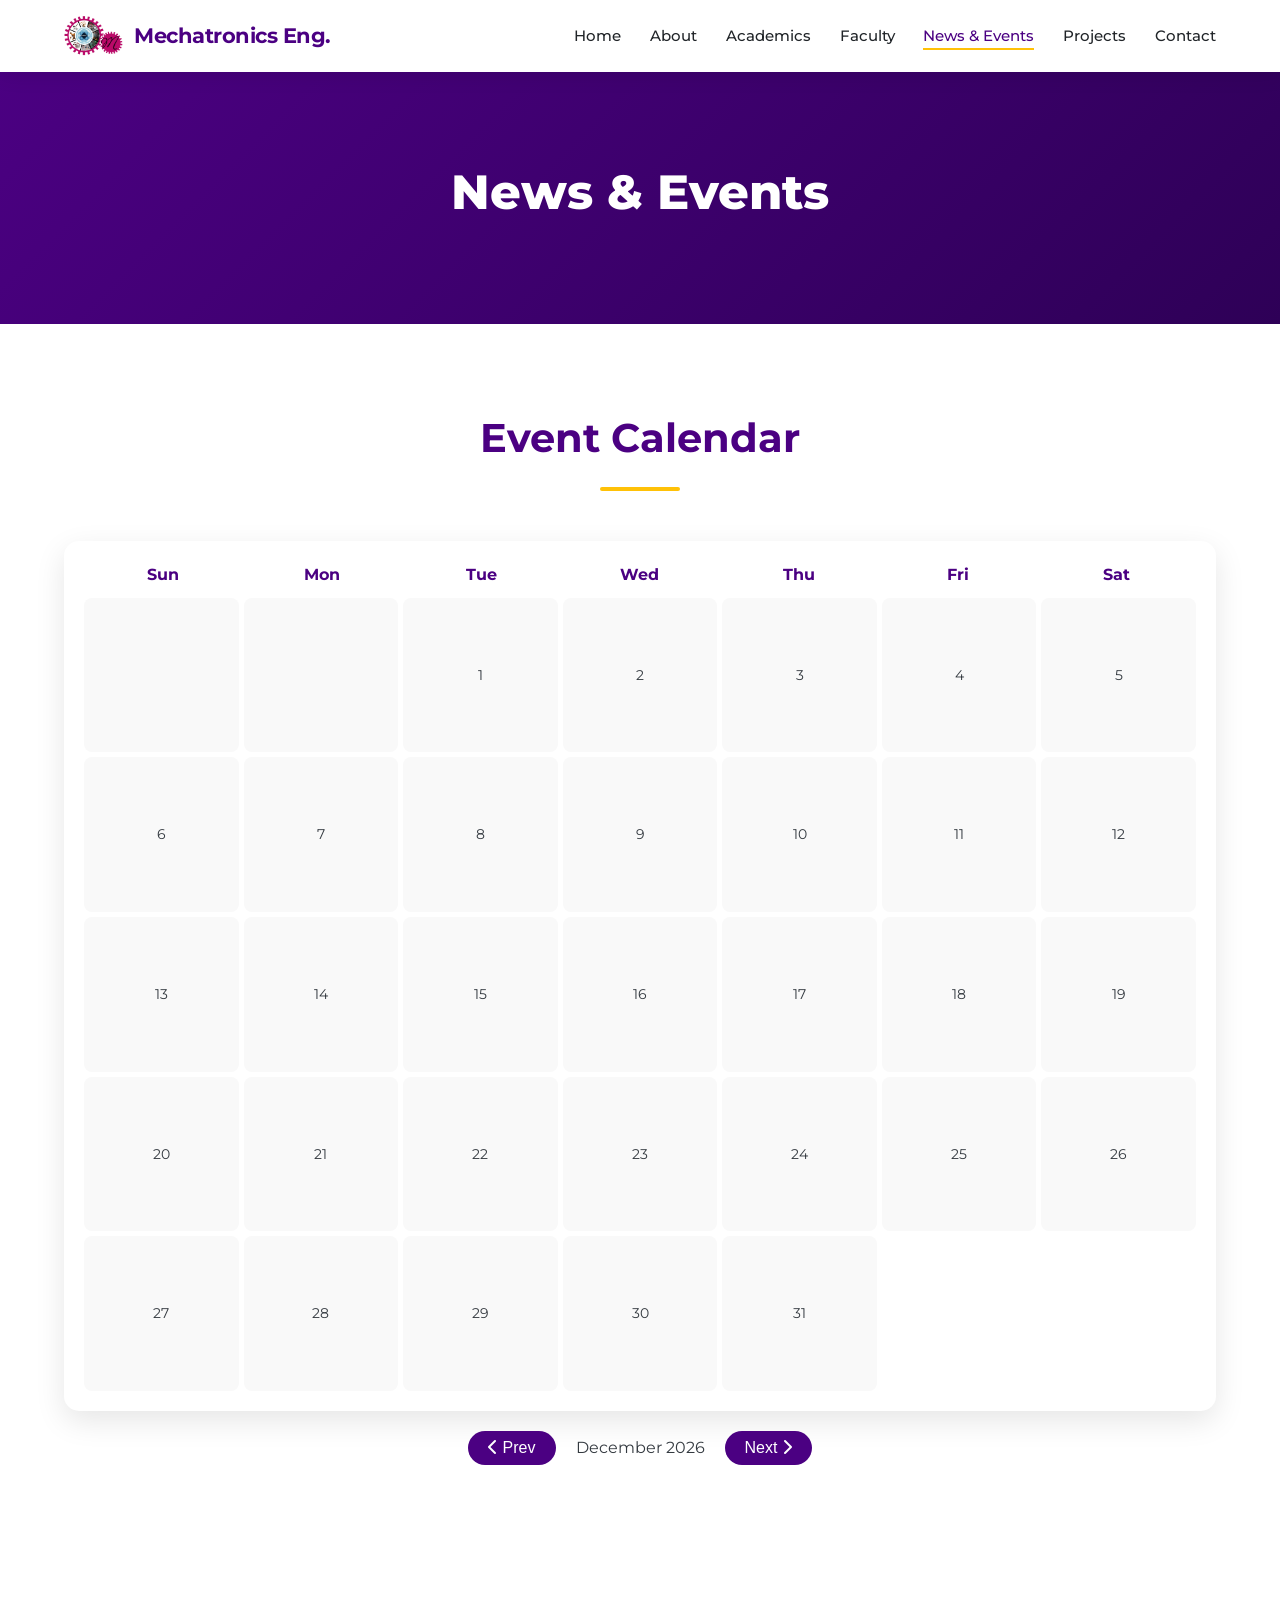
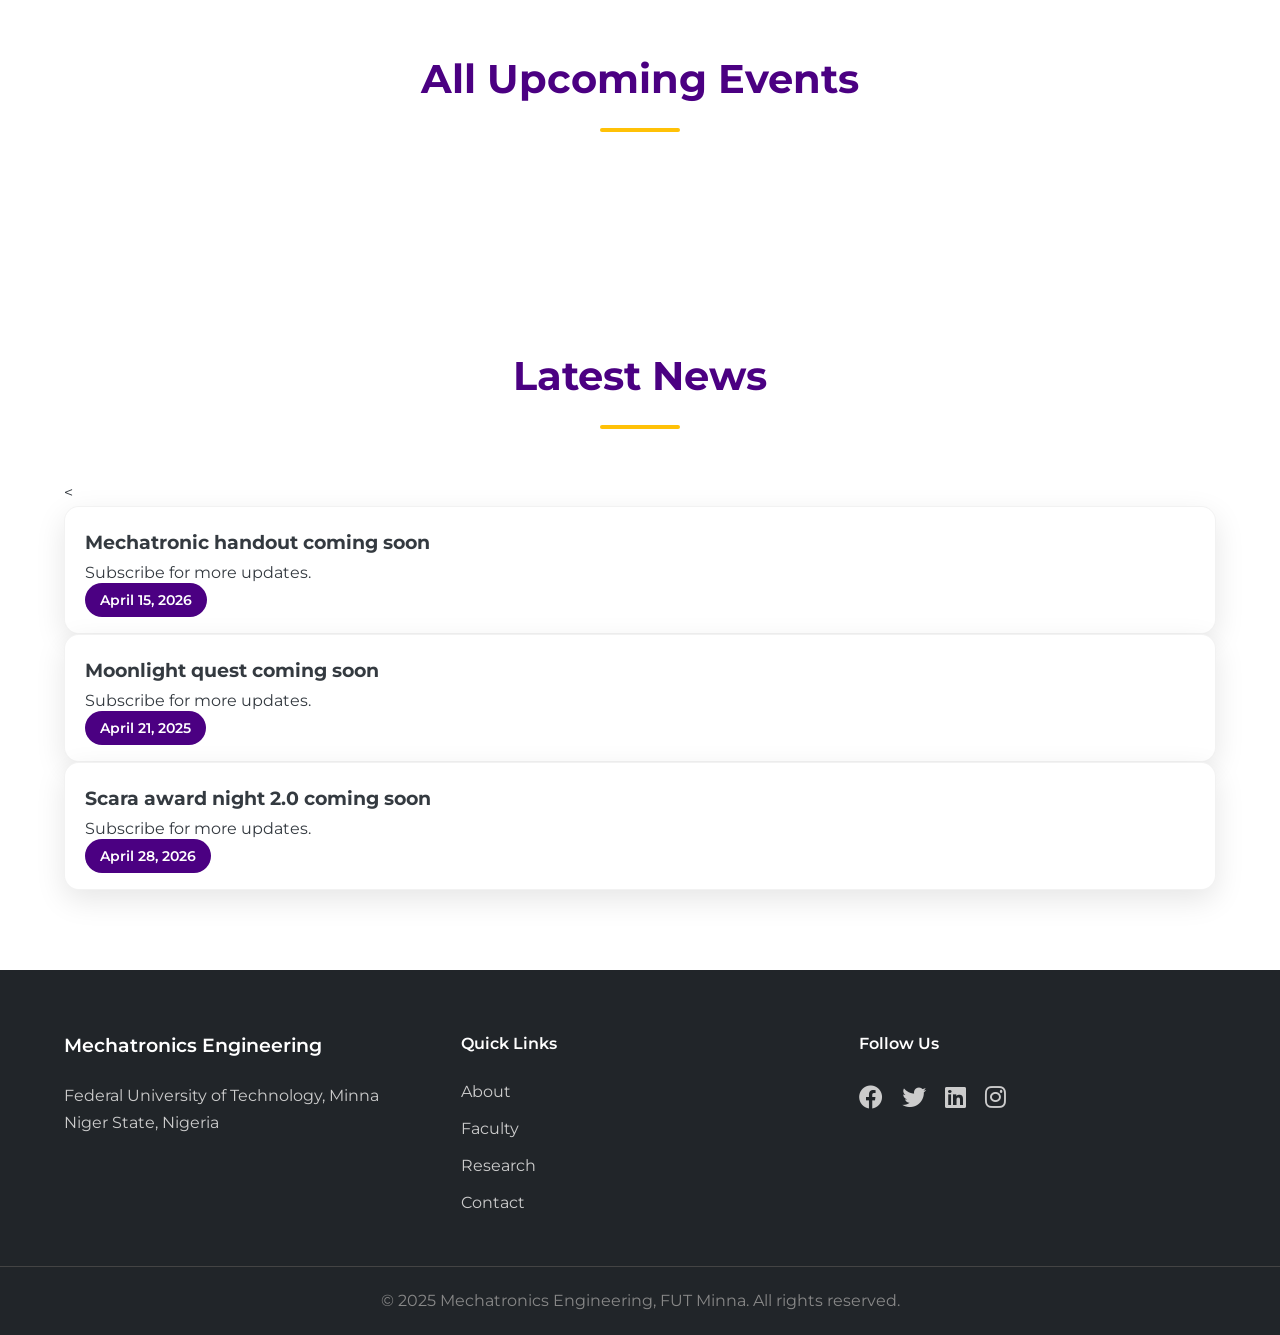
<file: news-events.html>
<!DOCTYPE html>
<html lang="en">
<head>
    <meta charset="UTF-8">
    <meta name="viewport" content="width=device-width, initial-scale=1.0">
    <title>News & Events - Mechatronics Engineering, FUT Minna</title>
    <!-- Favicon -->
    <link rel="icon" type="image/x-icon" href="favicon.ico">
    <link rel="icon" type="image/png" sizes="32x32" href="favicon-32x32.png">
    <link rel="icon" type="image/png" sizes="16x16" href="favicon-16x16.png">
    <!-- AOS CSS -->
    <link href="https://unpkg.com/aos@2.3.1/dist/aos.css" rel="stylesheet">
    <!-- Font Awesome -->
    <link rel="stylesheet" href="https://cdnjs.cloudflare.com/ajax/libs/font-awesome/6.0.0-beta3/css/all.min.css">
    <!-- Custom CSS -->
    <link rel="stylesheet" href="css/style.css">
</head>
<body>
    <!-- Navigation -->
    <nav class="navbar">
        <div class="container nav-container">
            <a href="index.html" class="logo">
                <img src="Mechatronics gear logo.png" alt="Mechatronics Logo">
                <span>Mechatronics Eng.</span>
            </a>
            <ul class="nav-menu" id="nav-menu">
                <li><a href="index.html" >Home</a></li>
                <li><a href="about.html">About</a></li>
                <li><a href="academics.html" >Academics</a></li>
                <li><a href="faculty.html">Faculty</a></li>
                <!--<li><a href="research.html">Research</a></li>-->
                <li><a href="news-events.html" class="active">News & Events</a></li>
                <!--<li><a href="student-resources.html">Student Resources</a></li>-->
                <li><a href="projects.html">Projects</a></li>
                <!--<li><a href="alumni.html">Alumni</a></li>-->
                <li><a href="contact.html" >Contact</a></li>
            </ul>
            <div class="hamburger" id="hamburger">
                <span class="bar"></span>
                <span class="bar"></span>
                <span class="bar"></span>
            </div>
        </div>
    </nav>

    <!-- Page Header -->
    <section class="page-header">
        <div class="container">
            <h1 data-aos="fade-up">News & Events</h1>
        </div>
    </section>

    <!-- Calendar Section -->
    <section class="calendar-section">
        <div class="container">
            <h2 data-aos="fade-up">Event Calendar</h2>
            <div id="calendar-container" data-aos="fade-up" data-aos-delay="100">
                <!-- Dynamic calendar goes here -->
            </div>
            <div class="calendar-nav" data-aos="fade-up" data-aos-delay="200">
                <button id="prev-month"><i class="fas fa-chevron-left"></i> Prev</button>
                <span id="current-month-year">Month Year</span>
                <button id="next-month">Next <i class="fas fa-chevron-right"></i></button>
            </div>
        </div>
    </section>

    <!-- Upcoming Events List -->
    <section class="events-list">
        <div class="container">
            <h2 data-aos="fade-up">All Upcoming Events</h2>
            <div id="full-event-list" data-aos="fade-up" data-aos-delay="100">
                <!-- Upcoming events list from JS -->
            </div>
        </div>
    </section>

    <!-- Latest News -->
    <section class="news-list">
        <div class="container">
            <h2 data-aos="fade-up">Latest News</h2>
            <div class="news-items" data-aos="fade-up" data-aos-delay="100">
                <<article class="card" style="text-align: left; padding: 20px;">
                    <h3>Mechatronic handout coming soon</h3>
                    <p>Subscribe for more updates.</p>
                    <span class="event-date">April 15, 2026</span>
                </article>
                <article class="card" style="text-align: left; padding: 20px;">
                    <h3>Moonlight quest coming soon </h3>
                    <p>Subscribe for more updates.</p>
                    <span class="event-date">April 21, 2025</span>
                </article> 
                <article class="card" style="text-align: left; padding: 20px;">
                    <h3>Scara award night 2.0 coming soon </h3>
                    <p>Subscribe for more updates.</p>
                    <span class="event-date">April 28, 2026</span>
                </article>
            </div>
        </div>
    </section>
   
    <!-- Footer -->
    <footer>
        <div class="container footer-grid">
            <div>
                <h3>Mechatronics Engineering</h3>
                <p>Federal University of Technology, Minna<br>Niger State, Nigeria</p>
            </div>
            <div>
                <h4>Quick Links</h4>
                <ul>
                    <li><a href="about.html">About</a></li>
                    <li><a href="faculty.html">Faculty</a></li>
                    <li><a href="research.html">Research</a></li>
                    <li><a href="contact.html">Contact</a></li>
                </ul>
            </div>
            <div>
                <h4>Follow Us</h4>
                <div class="social-icons">
                    <a href="https://www.facebook.com/profile.php?id=61582289944293"><i class="fab fa-facebook"></i></a>
                    <a href="https://x.com/namtesfutminna?s=21"><i class="fab fa-twitter"></i></a>
                    <a href="https://www.linkedin.com/company/namtes-fut-minna-chapter/"><i class="fab fa-linkedin"></i></a>
                    <a href="https://www.instagram.com/futmx.mce?igsh=MXJteGJxa3V1cXNjdA%3D%3D&utm_source=q"><i class="fab fa-instagram"></i></a>
                </div>
            </div>
        </div>
        <div class="copyright">
            <p>&copy; 2025 Mechatronics Engineering, FUT Minna. All rights reserved.</p>
        </div>
    </footer>
    <!-- Back to Top -->
    <button id="back-to-top" title="Back to Top"><i class="fas fa-arrow-up"></i></button>

    <!-- AOS JS -->
    <script src="https://unpkg.com/aos@2.3.1/dist/aos.js"></script>
    <!-- Custom JS -->
    <script src="js/script.js"></script>
</body>
</html>
</file>
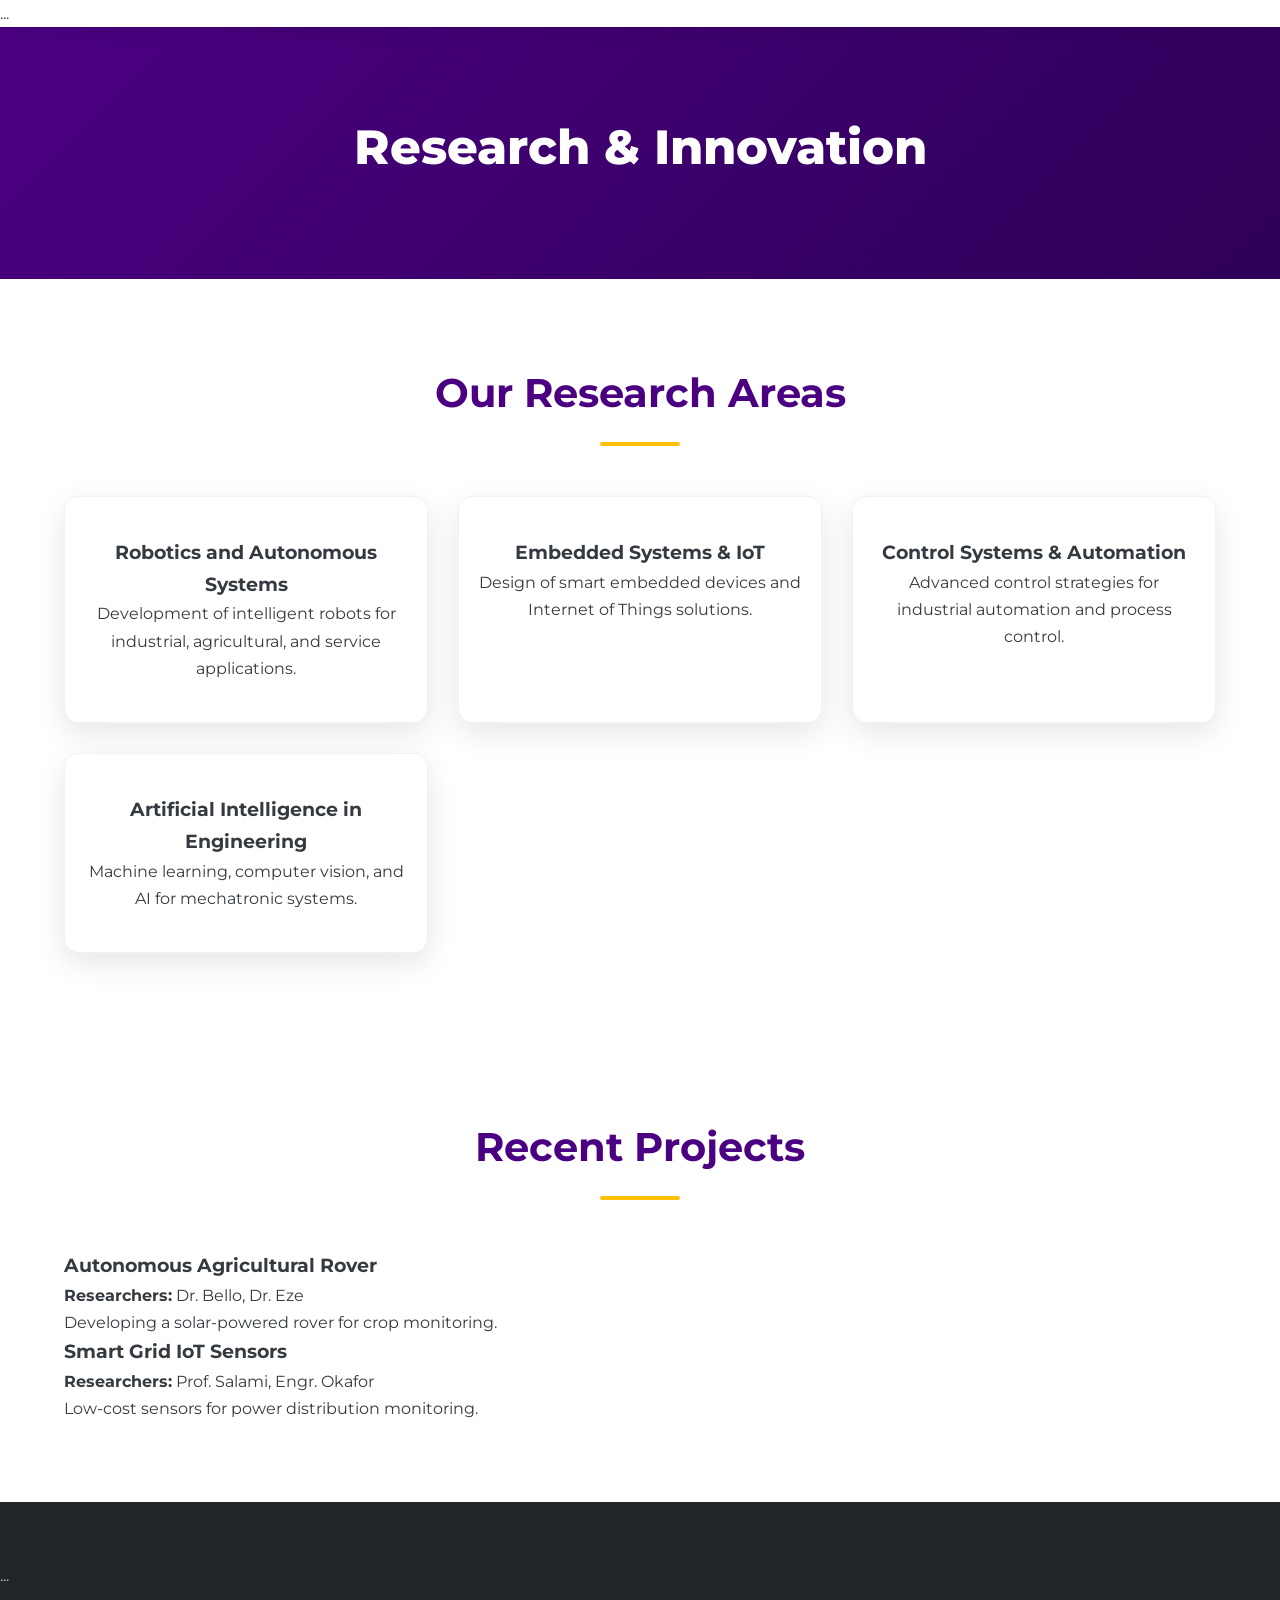
<file: research.html>
<!DOCTYPE html>
<html lang="en">
<head>
    <meta charset="UTF-8">
    <meta name="viewport" content="width=device-width, initial-scale=1.0">
    <title>Research - Mechatronics Engineering, FUT Minna</title>
    <link rel="stylesheet" href="css/style.css">
    <link rel="stylesheet" href="https://cdnjs.cloudflare.com/ajax/libs/font-awesome/6.0.0-beta3/css/all.min.css">
</head>
<body>
    <nav class="navbar">...</nav>

    <main>
        <section class="page-header">
            <div class="container">
                <h1>Research & Innovation</h1>
            </div>
        </section>

        <section class="research-areas">
            <div class="container">
                <h2>Our Research Areas</h2>
                <div class="card-grid">
                    <div class="card">
                        <h3>Robotics and Autonomous Systems</h3>
                        <p>Development of intelligent robots for industrial, agricultural, and service applications.</p>
                    </div>
                    <div class="card">
                        <h3>Embedded Systems & IoT</h3>
                        <p>Design of smart embedded devices and Internet of Things solutions.</p>
                    </div>
                    <div class="card">
                        <h3>Control Systems & Automation</h3>
                        <p>Advanced control strategies for industrial automation and process control.</p>
                    </div>
                    <div class="card">
                        <h3>Artificial Intelligence in Engineering</h3>
                        <p>Machine learning, computer vision, and AI for mechatronic systems.</p>
                    </div>
                </div>
            </div>
        </section>

        <section class="research-projects">
            <div class="container">
                <h2>Recent Projects</h2>
                <div class="project-list" id="research-project-list">
                    <!-- Populated by JS -->
                </div>
            </div>
        </section>
    </main>

    <footer>...</footer>
    <script src="js/script.js"></script>
</body>
</html>
</file>
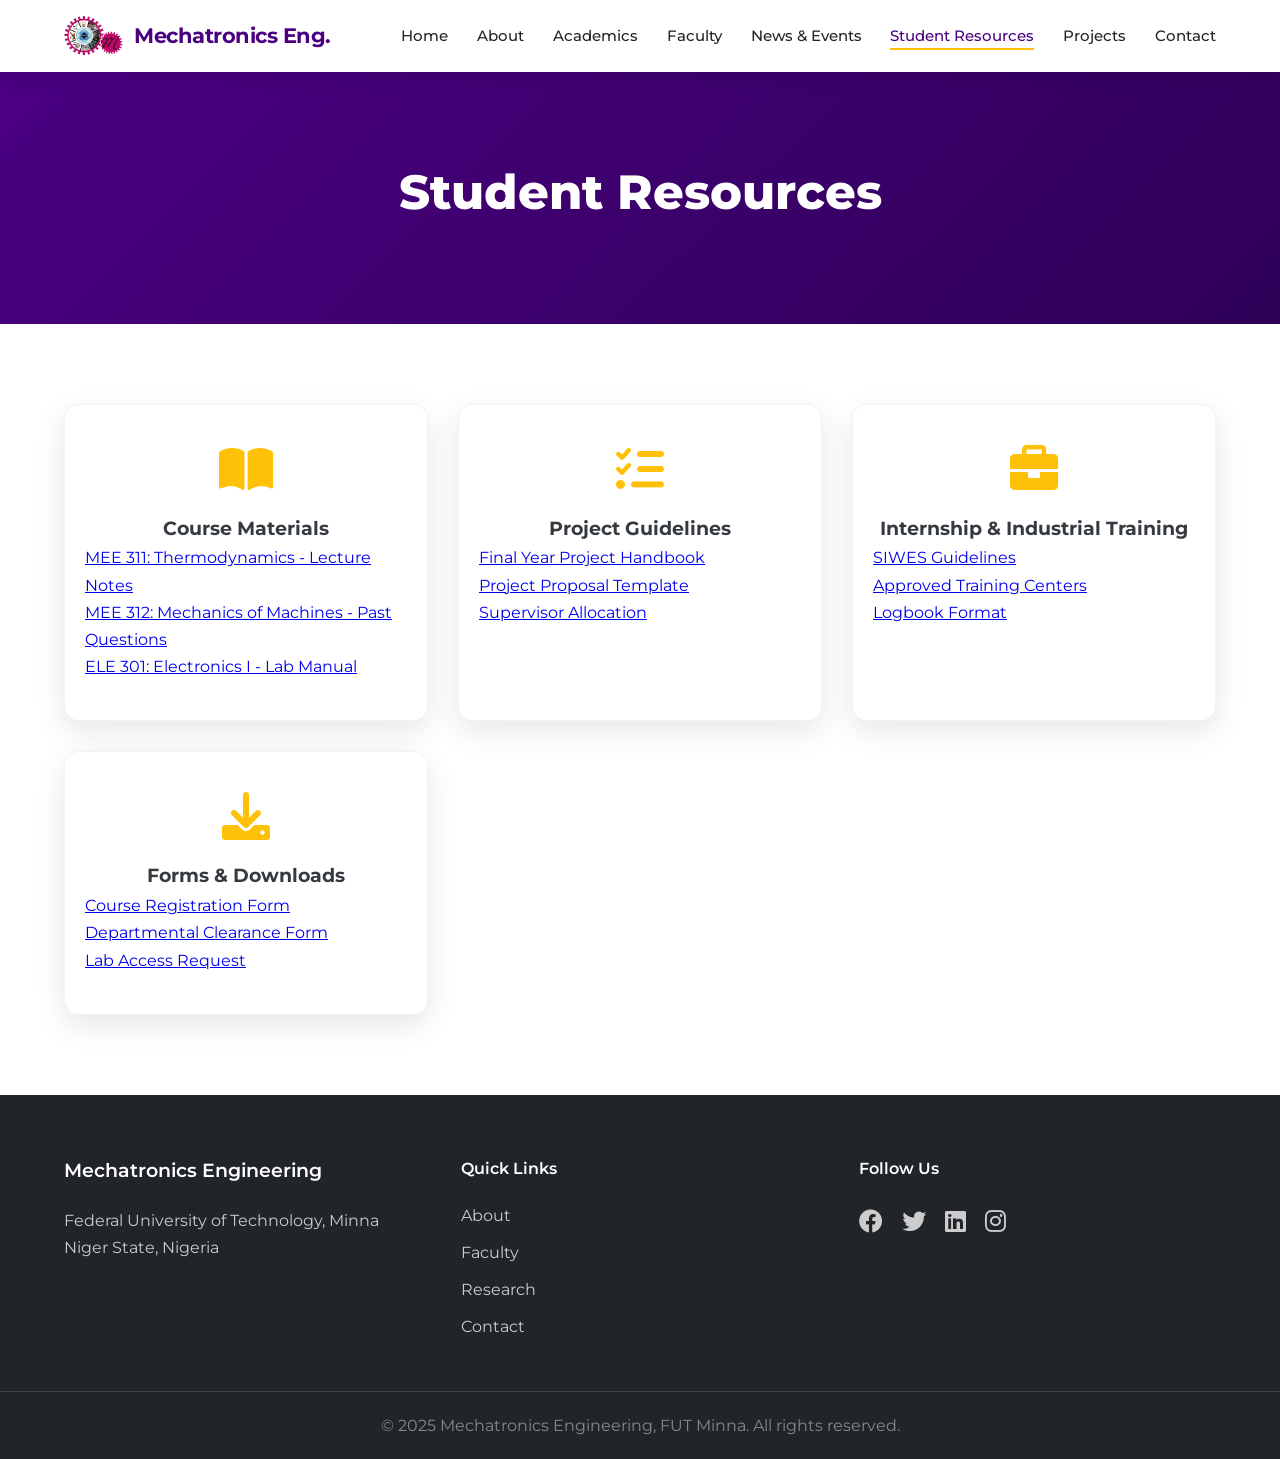
<file: student-resources.html>
<!DOCTYPE html>
<html lang="en">
<head>
    <meta charset="UTF-8">
    <meta name="viewport" content="width=device-width, initial-scale=1.0">
    <title>Student Resources - Mechatronics Engineering, FUT Minna</title>
    <!-- Favicon -->
    <link rel="icon" type="image/x-icon" href="favicon.ico">
    <link rel="icon" type="image/png" sizes="32x32" href="favicon-32x32.png">
    <link rel="icon" type="image/png" sizes="16x16" href="favicon-16x16.png">
    <!-- AOS CSS -->
    <link href="https://unpkg.com/aos@2.3.1/dist/aos.css" rel="stylesheet">
    <!-- Font Awesome -->
    <link rel="stylesheet" href="https://cdnjs.cloudflare.com/ajax/libs/font-awesome/6.0.0-beta3/css/all.min.css">
    <!-- Custom CSS -->
    <link rel="stylesheet" href="css/style.css">
</head>
<body>
    <!-- Navigation -->
    <nav class="navbar">
        <div class="container nav-container">
            <a href="index.html" class="logo">
                <img src="Mechatronics gear logo.png" alt="Mechatronics Logo">
                <span>Mechatronics Eng.</span>
            </a>
            <ul class="nav-menu" id="nav-menu">
                <li><a href="index.html">Home</a></li>
                <li><a href="about.html">About</a></li>
                <li><a href="academics.html">Academics</a></li>
                <li><a href="faculty.html">Faculty</a></li>
                <!--<li><a href="research.html">Research</a></li>-->
                <li><a href="news-events.html">News & Events</a></li>
                <li><a href="student-resources.html" class="active">Student Resources</a></li>
                <li><a href="projects.html">Projects</a></li>
                <!--<li><a href="alumni.html">Alumni</a></li>-->
                <li><a href="contact.html">Contact</a></li>
            </ul>
            <div class="hamburger" id="hamburger">
                <span class="bar"></span>
                <span class="bar"></span>
                <span class="bar"></span>
            </div>
        </div>
    </nav>

    <!-- Page Header -->
    <section class="page-header">
        <div class="container">
            <h1 data-aos="fade-up">Student Resources</h1>
        </div>
    </section>

    <!-- Resources Section -->
    <section class="resources">
        <div class="container">
            <div class="card-grid">
                <div class="card" data-aos="fade-up">
                    <i class="fas fa-book-open fa-3x" style="color: var(--secondary);"></i>
                    <h3>Course Materials</h3>
                    <ul style="list-style: none; padding: 0; text-align: left;">
                        <li><a href="#">MEE 311: Thermodynamics - Lecture Notes</a></li>
                        <li><a href="#">MEE 312: Mechanics of Machines - Past Questions</a></li>
                        <li><a href="#">ELE 301: Electronics I - Lab Manual</a></li>
                    </ul>
                </div>
                <div class="card" data-aos="fade-up" data-aos-delay="100">
                    <i class="fas fa-tasks fa-3x" style="color: var(--secondary);"></i>
                    <h3>Project Guidelines</h3>
                    <ul style="list-style: none; padding: 0; text-align: left;">
                        <li><a href="#">Final Year Project Handbook</a></li>
                        <li><a href="#">Project Proposal Template</a></li>
                        <li><a href="#">Supervisor Allocation</a></li>
                    </ul>
                </div>
                <div class="card" data-aos="fade-up" data-aos-delay="200">
                    <i class="fas fa-briefcase fa-3x" style="color: var(--secondary);"></i>
                    <h3>Internship & Industrial Training</h3>
                    <ul style="list-style: none; padding: 0; text-align: left;">
                        <li><a href="#">SIWES Guidelines</a></li>
                        <li><a href="#">Approved Training Centers</a></li>
                        <li><a href="#">Logbook Format</a></li>
                    </ul>
                </div>
                <div class="card" data-aos="fade-up" data-aos-delay="300">
                    <i class="fas fa-download fa-3x" style="color: var(--secondary);"></i>
                    <h3>Forms & Downloads</h3>
                    <ul style="list-style: none; padding: 0; text-align: left;">
                        <li><a href="#">Course Registration Form</a></li>
                        <li><a href="#">Departmental Clearance Form</a></li>
                        <li><a href="#">Lab Access Request</a></li>
                    </ul>
                </div>
            </div>
        </div>
    </section>

    <!-- Footer (same as before) -->
    <footer>
        <div class="container footer-grid">
            <div>
                <h3>Mechatronics Engineering</h3>
                <p>Federal University of Technology, Minna<br>Niger State, Nigeria</p>
            </div>
            <div>
                <h4>Quick Links</h4>
                <ul>
                    <li><a href="about.html">About</a></li>
                    <li><a href="faculty.html">Faculty</a></li>
                    <li><a href="research.html">Research</a></li>
                    <li><a href="contact.html">Contact</a></li>
                </ul>
            </div>
            <div>
                <h4>Follow Us</h4>
                <div class="social-icons">
                    <a href="https://www.facebook.com/profile.php?id=61582289944293"><i class="fab fa-facebook"></i></a>
                    <a href="https://x.com/namtesfutminna?s=21"><i class="fab fa-twitter"></i></a>
                    <a href="https://www.linkedin.com/company/namtes-fut-minna-chapter/"><i class="fab fa-linkedin"></i></a>
                    <a href="https://www.instagram.com/futmx.mce?igsh=MXJteGJxa3V1cXNjdA%3D%3D&utm_source=q"><i class="fab fa-instagram"></i></a>
                </div>
            </div>
        </div>
        <div class="copyright">
            <p>&copy; 2025 Mechatronics Engineering, FUT Minna. All rights reserved.</p>
        </div>
    </footer>
    <!-- Back to Top -->
    <button id="back-to-top" title="Back to Top"><i class="fas fa-arrow-up"></i></button>

    <!-- AOS JS -->
    <script src="https://unpkg.com/aos@2.3.1/dist/aos.js"></script>
    <!-- Custom JS -->
    <script src="js/script.js"></script>
</body>
</html>
</file>
<file: css/style.css>
/* Import Montserrat font */
@import url('https://fonts.googleapis.com/css2?family=Montserrat:wght@300;400;500;600;700;800&display=swap');

/* Global Styles */
:root {
    --primary: #4B0082;        /* darker purple */
    --primary-dark: #2E0057;
    --secondary: #FFC107;       /* gold accent */
    --secondary-dark: #e6a906;
    --white: #ffffff;
    --light-gray: #f8f9fa;
    --dark-gray: #212529;
    --text: #343a40;
    --shadow: 0 10px 30px rgba(0,0,0,0.1);
    --transition: all 0.3s ease;
}

* {
    margin: 0;
    padding: 0;
    box-sizing: border-box;
}

body {
    font-family: 'Montserrat', sans-serif;
    line-height: 1.7;
    color: var(--text);
    overflow-x: hidden;
}

.container {
    width: 90%;
    max-width: 1200px;
    margin: 0 auto;
}

/* Navigation */
.navbar {
    background: rgba(255,255,255,0.95);
    backdrop-filter: blur(10px);
    box-shadow: 0 2px 20px rgba(0,0,0,0.1);
    position: sticky;
    top: 0;
    z-index: 1000;
    transition: var(--transition);
}

.nav-container {
    display: flex;
    justify-content: space-between;
    align-items: center;
    padding: 1rem 0;
}

.logo {
    display: flex;
    align-items: center;
    text-decoration: none;
    color: var(--primary);
    font-weight: 700;
    font-size: 1.3rem;
    letter-spacing: -0.5px;
}

.logo img {
    height: 40px;
    width: auto;
    margin-right: 10px;
}

.nav-menu {
    display: flex;
    list-style: none;
}

.nav-menu li {
    margin-left: 1.8rem;
}

.nav-menu a {
    text-decoration: none;
    color: var(--dark-gray);
    font-weight: 500;
    font-size: 0.95rem;
    transition: var(--transition);
    position: relative;
}

.nav-menu a::after {
    content: '';
    position: absolute;
    bottom: -5px;
    left: 0;
    width: 0;
    height: 2px;
    background: var(--secondary);
    transition: var(--transition);
}

.nav-menu a:hover::after,
.nav-menu a.active::after {
    width: 100%;
}

.nav-menu a:hover,
.nav-menu a.active {
    color: var(--primary);
}

.hamburger {
    display: none;
    flex-direction: column;
    cursor: pointer;
}

.bar {
    width: 25px;
    height: 3px;
    background: var(--primary);
    margin: 3px 0;
    transition: 0.3s;
}

/* Hero */
.hero {
    background: linear-gradient(135deg, var(--primary), var(--primary-dark)), url('mechatron-hero.jpeg');
    background-size: cover;
    background-blend-mode: overlay;
    background-attachment: fixed;
    color: var(--white);
    text-align: center;
    padding: 150px 20px;
    position: relative;
    overflow: hidden;
}

.hero::before {
    content: '';
    position: absolute;
    top: 0;
    left: 0;
    width: 100%;
    height: 100%;
    background: url('data:image/svg+xml;utf8,<svg xmlns="http://www.w3.org/2000/svg" viewBox="0 0 100 100" preserveAspectRatio="none"><polygon points="0,100 100,0 100,100" fill="rgba(255,255,255,0.05)"/></svg>');
    background-size: cover;
    opacity: 0.1;
}

.hero-content {
    position: relative;
    z-index: 2;
    animation: fadeInUp 1s ease;
}

.hero-content h1 {
    font-size: 3.5rem;
    font-weight: 800;
    margin-bottom: 1rem;
    letter-spacing: -1px;
    text-shadow: 2px 2px 10px rgba(0,0,0,0.3);
}

.hero-content p {
    font-size: 1.3rem;
    margin-bottom: 2rem;
    font-weight: 300;
}

/* Dark overlay on hero */
.hero {
    position: relative; /* Ensure pseudo-element positions correctly */
}

.hero::after {
    content: '';
    position: absolute;
    top: 0;
    left: 0;
    width: 100%;
    height: 100%;
    background: rgba(0, 0, 0, 0.5); /* Adjust opacity (0.5 = 50% dark) */
    z-index: 1;
}

.hero-content {
    position: relative;
    z-index: 2; /* Ensure content is above overlay */
}

.btn {
    display: inline-block;
    background: var(--white);
    color: var(--primary);
    padding: 12px 30px;
    text-decoration: none;
    border-radius: 50px;
    font-weight: 600;
    transition: var(--transition);
    margin: 0 8px;
    border: 2px solid transparent;
    box-shadow: 0 5px 15px rgba(0,0,0,0.2);
}

.btn:hover {
    background: var(--secondary);
    color: var(--primary);
    transform: translateY(-3px);
    box-shadow: 0 10px 25px rgba(0,0,0,0.3);
}

.btn-outline {
    background: transparent;
    color: var(--white);
    border: 2px solid var(--white);
}

.btn-outline:hover {
    background: var(--white);
    color: var(--primary);
    border-color: var(--white);
}

/* Sections */
section {
    padding: 80px 0;
}

section h2 {
    text-align: center;
    margin-bottom: 50px;
    color: var(--primary);
    font-size: 2.5rem;
    font-weight: 700;
    position: relative;
}

section h2::after {
    content: '';
    display: block;
    width: 80px;
    height: 4px;
    background: var(--secondary);
    margin: 15px auto 0;
    border-radius: 2px;
}

.card-grid {
    display: grid;
    grid-template-columns: repeat(auto-fit, minmax(300px, 1fr));
    gap: 30px;
}

.card {
    background: var(--white);
    border-radius: 15px;
    padding: 40px 20px;
    text-align: center;
    box-shadow: var(--shadow);
    transition: var(--transition);
    border: 1px solid rgba(0,0,0,0.05);
}

.card:hover {
    transform: translateY(-10px);
    box-shadow: 0 20px 40px rgba(0,0,0,0.15);
}

.card i {
    margin-bottom: 20px;
    color: var(--secondary);
}

/* Stats Section */
.stats-section {
    background: linear-gradient(135deg, var(--primary), var(--primary-dark));
    color: var(--white);
    text-align: center;
    padding: 60px 0;
}

.stats-grid {
    display: grid;
    grid-template-columns: repeat(auto-fit, minmax(200px, 1fr));
    gap: 30px;
}

.stat-item {
    padding: 20px;
}

.stat-number {
    font-size: 3rem;
    font-weight: 800;
    margin-bottom: 10px;
    color: var(--secondary);
}

.stat-label {
    font-size: 1.1rem;
    text-transform: uppercase;
    letter-spacing: 1px;
}

/* Testimonials */
.testimonials-section {
    background: var(--light-gray);
}

.testimonial-grid {
    display: grid;
    grid-template-columns: repeat(auto-fit, minmax(300px, 1fr));
    gap: 30px;
}

.testimonial-card {
    background: var(--white);
    border-radius: 15px;
    padding: 30px;
    box-shadow: var(--shadow);
    position: relative;
}

.testimonial-card::before {
    content: '\201C';
    font-size: 5rem;
    position: absolute;
    top: -20px;
    left: 20px;
    color: var(--secondary);
    opacity: 0.3;
    font-family: serif;
}

.testimonial-content {
    font-style: italic;
    margin-bottom: 20px;
    position: relative;
    z-index: 1;
}

.testimonial-author {
    font-weight: 600;
    color: var(--primary);
}

.testimonial-role {
    font-size: 0.9rem;
    color: #666;
}

/* CTA Section */
.cta-section {
    background: linear-gradient(135deg, var(--secondary), #e6a906);
    text-align: center;
    color: var(--primary);
    padding: 80px 0;
}

.cta-section h2 {
    color: var(--primary);
}

.cta-section h2::after {
    background: var(--white);
}

.cta-section .btn {
    background: var(--primary);
    color: var(--white);
    border: none;
}

.cta-section .btn:hover {
    background: var(--white);
    color: var(--primary);
}

/* Events Preview */
.events-preview {
    background: var(--light-gray);
}

.event-list {
    display: flex;
    flex-direction: column;
    gap: 15px;
    margin-bottom: 30px;
}

.event-item {
    background: var(--white);
    padding: 20px;
    border-radius: 10px;
    box-shadow: 0 5px 15px rgba(0,0,0,0.05);
    display: flex;
    justify-content: space-between;
    align-items: center;
    transition: var(--transition);
    border-left: 4px solid var(--secondary);
}

.event-item:hover {
    transform: translateX(5px);
    box-shadow: var(--shadow);
}

.event-date {
    background: var(--primary);
    color: var(--white);
    padding: 8px 15px;
    border-radius: 50px;
    font-weight: 600;
    font-size: 0.9rem;
}

/* Footer */
footer {
    background: var(--dark-gray);
    color: #ccc;
    padding: 60px 0 20px;
}

.footer-grid {
    display: grid;
    grid-template-columns: repeat(auto-fit, minmax(250px, 1fr));
    gap: 40px;
}

footer h3, footer h4 {
    margin-bottom: 20px;
    color: var(--white);
    font-weight: 600;
}

footer ul {
    list-style: none;
}

footer ul li {
    margin-bottom: 10px;
}

footer a {
    color: #ccc;
    text-decoration: none;
    transition: var(--transition);
}

footer a:hover {
    color: var(--secondary);
    padding-left: 5px;
}

.social-icons a {
    margin-right: 15px;
    font-size: 1.5rem;
    display: inline-block;
    transition: var(--transition);
}

.social-icons a:hover {
    transform: translateY(-3px);
    color: var(--secondary);
}

.copyright {
    text-align: center;
    margin-top: 40px;
    padding-top: 20px;
    border-top: 1px solid #444;
    color: #888;
}

/* Page Header */
.page-header {
    background: linear-gradient(135deg, var(--primary), var(--primary-dark));
    color: var(--white);
    text-align: center;
    padding: 80px 20px;
}

.page-header h1 {
    font-size: 3rem;
    font-weight: 800;
    margin-bottom: 10px;
}

/* About page */
.about-grid {
    display: grid;
    grid-template-columns: 1fr 1fr;
    gap: 40px;
    align-items: center;
}

.accreditation {
    background: var(--light-gray);
    text-align: center;
    border-radius: 15px;
    padding: 40px;
}

.accred-badges span {
    display: inline-block;
    background: var(--primary);
    color: var(--white);
    padding: 10px 20px;
    margin: 10px;
    border-radius: 50px;
    font-weight: 500;
}

/* Faculty page */
.faculty-list .container {
    display: grid;
    grid-template-columns: repeat(auto-fit, minmax(280px, 1fr));
    gap: 30px;
}

.faculty-card {
    background: var(--white);
    border-radius: 15px;
    overflow: hidden;
    box-shadow: var(--shadow);
    text-align: center;
    padding-bottom: 20px;
    transition: var(--transition);
}

.faculty-card:hover {
    transform: translateY(-10px);
    box-shadow: 0 20px 40px rgba(0,0,0,0.15);
}

.faculty-card img {
    width: 100%;
    height: 250px;
    object-fit: cover;
    transition: var(--transition);
}

.faculty-card:hover img {
    transform: scale(1.05);
}

.faculty-card h3 {
    color: var(--primary);
    margin: 15px 0 5px;
}

.faculty-card .title {
    font-style: italic;
    color: #666;
}

.faculty-card .expertise {
    padding: 0 10px;
    font-size: 0.9rem;
    margin: 10px 0;
}

/* Calendar */
#calendar-container {
    background: var(--white);
    border-radius: 15px;
    padding: 20px;
    box-shadow: var(--shadow);
}

.calendar-header {
    display: flex;
    justify-content: space-between;
    align-items: center;
    margin-bottom: 20px;
}

.calendar-weekdays {
    display: grid;
    grid-template-columns: repeat(7, 1fr);
    text-align: center;
    font-weight: 700;
    color: var(--primary);
    margin-bottom: 10px;
}

.calendar-days {
    display: grid;
    grid-template-columns: repeat(7, 1fr);
    gap: 5px;
}

.calendar-day {
    aspect-ratio: 1;
    display: flex;
    flex-direction: column;
    align-items: center;
    justify-content: center;
    background: #f9f9f9;
    border-radius: 8px;
    padding: 5px;
    font-size: 0.9rem;
    cursor: pointer;
    position: relative;
    transition: var(--transition);
}

.calendar-day:hover {
    background: #e9e9e9;
}

.calendar-day.has-event {
    background: #e0d4f0;
    font-weight: 700;
    color: var(--primary);
}

.event-indicator {
    width: 6px;
    height: 6px;
    background: var(--secondary);
    border-radius: 50%;
    margin-top: 2px;
}

.calendar-nav {
    display: flex;
    justify-content: center;
    align-items: center;
    gap: 20px;
    margin: 20px 0;
}

.calendar-nav button {
    background: var(--primary);
    color: var(--white);
    border: none;
    padding: 8px 20px;
    border-radius: 50px;
    cursor: pointer;
    font-size: 1rem;
    transition: var(--transition);
}

.calendar-nav button:hover {
    background: var(--secondary);
    color: var(--primary);
}

/* Event list */
.event-item {
    background: var(--white);
    padding: 20px;
    margin-bottom: 15px;
    border-radius: 10px;
    box-shadow: 0 5px 15px rgba(0,0,0,0.05);
    display: flex;
    justify-content: space-between;
    align-items: center;
    border-left: 4px solid var(--secondary);
}

/* Contact form */
.contact-form-section {
    background: var(--light-gray);
}

.form-group {
    margin-bottom: 20px;
}

.form-group label {
    display: block;
    margin-bottom: 5px;
    font-weight: 600;
    color: var(--primary);
}

.form-group input,
.form-group select,
.form-group textarea {
    width: 100%;
    padding: 12px 15px;
    border: 1px solid #ddd;
    border-radius: 8px;
    font-family: 'Montserrat', sans-serif;
    transition: var(--transition);
}

.form-group input:focus,
.form-group select:focus,
.form-group textarea:focus {
    outline: none;
    border-color: var(--secondary);
    box-shadow: 0 0 0 3px rgba(255,193,7,0.2);
}

#form-feedback {
    margin-top: 20px;
    padding: 15px;
    border-radius: 8px;
}

/* Projects page */
.project-card {
    background: var(--white);
    border-radius: 15px;
    overflow: hidden;
    box-shadow: var(--shadow);
    margin-bottom: 30px;
    transition: var(--transition);
}

.project-card:hover {
    transform: translateY(-10px);
    box-shadow: 0 20px 40px rgba(0,0,0,0.15);
}

.project-card img {
    width: 100%;
    height: 250px;
    object-fit: cover;
    transition: var(--transition);
}

.project-card:hover img {
    transform: scale(1.05);
}

.project-info {
    padding: 20px;
}

.project-info h3 {
    color: var(--primary);
    margin-bottom: 10px;
    font-weight: 700;
}

.project-info .students {
    font-style: italic;
    color: #555;
}

.project-info .supervisor {
    font-weight: 500;
    margin: 10px 0;
    color: var(--secondary);
}

/* Back to top button */
#back-to-top {
    position: fixed;
    bottom: 30px;
    right: 30px;
    background: var(--primary);
    color: var(--white);
    width: 50px;
    height: 50px;
    border-radius: 50%;
    display: flex;
    justify-content: center;
    align-items: center;
    font-size: 1.2rem;
    cursor: pointer;
    border: none;
    box-shadow: var(--shadow);
    opacity: 0;
    visibility: hidden;
    transition: var(--transition);
    z-index: 999;
}

#back-to-top.show {
    opacity: 1;
    visibility: visible;
}

#back-to-top:hover {
    background: var(--secondary);
    color: var(--primary);
    transform: translateY(-5px);
}

/* Animations */
@keyframes fadeInUp {
    from {
        opacity: 0;
        transform: translateY(30px);
    }
    to {
        opacity: 1;
        transform: translateY(0);
    }
}

.fade-up {
    animation: fadeInUp 1s ease;
}

/* Responsive */
@media (max-width: 768px) {
    .nav-menu {
        position: fixed;
        left: -100%;
        top: 70px;
        flex-direction: column;
        background: rgba(255,255,255,0.98);
        backdrop-filter: blur(10px);
        width: 100%;
        text-align: center;
        transition: 0.3s;
        box-shadow: 0 10px 20px rgba(0,0,0,0.1);
        padding: 30px 0;
    }

    .nav-menu.active {
        left: 0;
    }

    .nav-menu li {
        margin: 15px 0;
    }

    .hamburger {
        display: flex;
    }

    .hamburger.active .bar:nth-child(2) {
        opacity: 0;
    }

    .hamburger.active .bar:nth-child(1) {
        transform: translateY(8px) rotate(45deg);
    }

    .hamburger.active .bar:nth-child(3) {
        transform: translateY(-8px) rotate(-45deg);
    }

    .hero-content h1 {
        font-size: 2.2rem;
    }

    .hero-content p {
        font-size: 1rem;
    }

    .about-grid {
        grid-template-columns: 1fr;
    }

    section h2 {
        font-size: 2rem;
    }

    .stat-number {
        font-size: 2.5rem;
    }
}


.hero-content .btn {
    display: block;          /* Stack buttons vertically */
    width: 80%;              /* Make them wider (adjust as needed) */
    margin: 10px auto;       /* Center and add vertical space */
    padding: 12px 20px;      /* Slightly larger touch area */
    font-size: 1.1rem;       /* Optional: slightly larger text */
}

/* Course Levels Section */
.course-levels {
    background: var(--light-gray);
    padding: 60px 0;
}

.course-levels h2 {
    text-align: center;
    margin-bottom: 20px;
    color: var(--primary);
}

.section-intro {
    text-align: center;
    max-width: 800px;
    margin: 0 auto 40px auto;
    font-size: 1.1rem;
}

.level-grid {
    display: grid;
    grid-template-columns: repeat(auto-fit, minmax(280px, 1fr));
    gap: 30px;
}

.level-card {
    background: var(--white);
    border-radius: 12px;
    padding: 25px;
    box-shadow: 0 10px 20px rgba(0,0,0,0.05);
    transition: transform 0.3s ease, box-shadow 0.3s ease;
    display: flex;
    flex-direction: column;
}

.level-card:hover {
    transform: translateY(-5px);
    box-shadow: 0 15px 30px rgba(0,0,0,0.1);
}

.level-icon {
    color: var(--primary);
    margin-bottom: 20px;
    text-align: center;
}

.level-card h3 {
    color: var(--primary);
    font-size: 1.6rem;
    margin-bottom: 15px;
    text-align: center;
}

.level-desc {
    color: #555;
    line-height: 1.5;
    margin-bottom: 20px;
    text-align: justify;
}

.course-list {
    margin: 20px 0;
    flex-grow: 1;
}

.course-list h4 {
    font-size: 1.1rem;
    margin-bottom: 10px;
    color: var(--primary-dark);
    border-left: 4px solid var(--primary);
    padding-left: 12px;
}

.course-list ul {
    list-style: none;
    padding-left: 0;
}

.course-list li {
    padding: 5px 0;
    padding-left: 25px;
    position: relative;
    font-size: 0.9rem;
}

.course-list li:before {
    content: "\f0a9";
    font-family: "Font Awesome 6 Free";
    font-weight: 900;
    position: absolute;
    left: 0;
    color: var(--primary);
    font-size: 0.8rem;
}

.download-btn {
    display: inline-block;
    background: var(--primary);
    color: white;
    padding: 10px 20px;
    text-decoration: none;
    border-radius: 6px;
    text-align: center;
    transition: background 0.3s;
    margin-top: auto;
}

.download-btn:hover {
    background: var(--primary-dark);
    color: white;
}

.download-btn i {
    margin-right: 8px;
}

/* Responsive adjustments */
@media (max-width: 768px) {
    .level-card h3 {
        font-size: 1.4rem;
    }
    .course-list li {
        font-size: 0.85rem;
    }
}

/* Funder badge styling */
.funder-badge {
    display: inline-block;
    background: linear-gradient(135deg, var(--secondary), #e6a906);
    color: var(--primary);
    padding: 5px 12px;
    border-radius: 50px;
    font-size: 0.8rem;
    font-weight: 600;
    margin: 10px 0;
}
</file>
